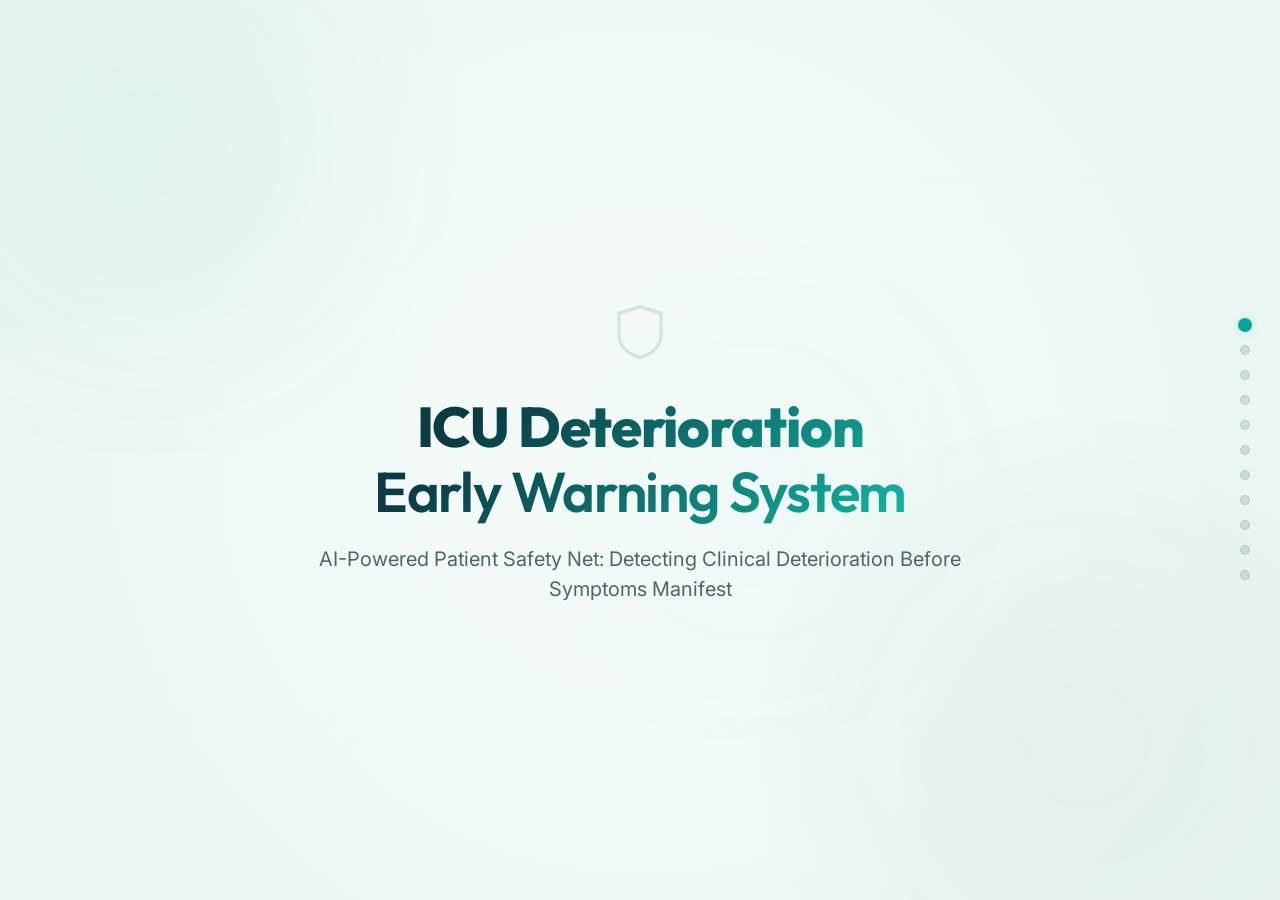
<file: index.html>
<!DOCTYPE html>
<html lang="en">
<head>
  <meta charset="UTF-8">
  <meta name="viewport" content="width=device-width, initial-scale=1.0">
  <meta name="description" content="Predictive early-warning system for ICU deterioration events, detecting circulatory failure, hyperglycaemia, sepsis, kidney failure, and liver failure before symptoms manifest.">
  <title>ICU Deterioration Warning System</title>
  <link rel="preconnect" href="https://fonts.googleapis.com">
  <link rel="preconnect" href="https://fonts.gstatic.com" crossorigin>
  <link href="https://fonts.googleapis.com/css2?family=Inter:wght@300;400;500;600;700&family=Outfit:wght@400;500;600;700;800&display=swap" rel="stylesheet">
  <link rel="stylesheet" href="style.css">
</head>
<body>

  <!-- Live Background Blobs -->
  <div class="live-bg-container">
    <div class="bg-blob blob-1"></div>
    <div class="bg-blob blob-2"></div>
    <div class="bg-blob blob-3"></div>
  </div>
  <div class="bg-grid-overlay"></div>
  <canvas id="ekgCanvas"></canvas>

  <!-- Side Dot Progress Indicators (11 Slides) -->
  <div class="scroll-spy" role="navigation" aria-label="Slide navigation">
    <div class="scroll-dot active" data-slide="1" title="Clinical Vision" role="button" aria-label="Slide 1: Vision"></div>
    <div class="scroll-dot" data-slide="2" title="The Challenge" role="button" aria-label="Slide 2: The Challenge"></div>
    <div class="scroll-dot" data-slide="3" title="Our System" role="button" aria-label="Slide 3: Our System"></div>
    <div class="scroll-dot" data-slide="4" title="Clinical Dashboard" role="button" aria-label="Slide 4: Live Dashboard"></div>
    <div class="scroll-dot" data-slide="5" title="Validation" role="button" aria-label="Slide 5: Validation"></div>
    <div class="scroll-dot" data-slide="6" title="Patient Value" role="button" aria-label="Slide 6: Patient Value"></div>
    <div class="scroll-dot" data-slide="7" title="Hospital Value" role="button" aria-label="Slide 7: Hospital Value"></div>
    <div class="scroll-dot" data-slide="8" title="Public Savings" role="button" aria-label="Slide 8: Public Savings"></div>
    <div class="scroll-dot" data-slide="9" title="Private Value" role="button" aria-label="Slide 9: Private Value"></div>
    <div class="scroll-dot" data-slide="10" title="TRL Timeline" role="button" aria-label="Slide 10: TRL Timeline"></div>
    <div class="scroll-dot" data-slide="11" title="Next Steps" role="button" aria-label="Slide 11: Next Steps"></div>
  </div>

  <!-- Scroll snap container -->
  <div class="scroll-container">

    <!-- SLIDE 1: TITLE -->
    <section class="slide-section" id="slide-1">
      <div class="slide-wrapper">
        <div class="title-container">
          <div class="glow-logo">
            <svg class="logo-svg" viewBox="0 0 100 100" xmlns="http://www.w3.org/2000/svg">
              <path d="M50,15 L80,25 L80,55 C80,72 67,83 50,88 C33,83 20,72 20,55 L20,25 Z" stroke="var(--color-border)" stroke-width="5" />
              <path d="M25,50 L40,50 L46,35 L52,70 L58,45 L62,55 L66,50 L75,50" />
            </svg>
          </div>
          <h1>ICU Deterioration<br><span class="highlight-mint">Early Warning System</span></h1>
          <p class="subtitle">AI-Powered Patient Safety Net: Detecting Clinical Deterioration Before Symptoms Manifest</p>
        </div>
      </div>
    </section>

    <!-- SLIDE 2: THE CHALLENGE -->
    <section class="slide-section" id="slide-2">
      <div class="slide-wrapper">
        <span class="slide-label">The Clinical Problem</span>
        <h2>The ICU Deterioration Challenge</h2>
        <div class="grid-2">
          <div>
            <p class="lead-text">
              Current diagnosis is <span class="highlight-alert font-bold">reactive rather than preventive</span>. Sepsis and organ failure are typically identified only after clinical symptoms have fully manifested.
            </p>
            <p class="body-text">
              In intensive care units, sepsis and sudden organ failure develop rapidly. Delayed identification compounds resource strain, prolongs hospital stays, increases patient mortality, and places immense pressure on clinical staff and public healthcare finances.
            </p>
          </div>
          <div class="card-vertical-stack">
            <div class="glass-card">
              <div class="stat-large highlight-alert" style="margin-bottom: 5px;">30%</div>
              <h3 style="margin-bottom: 4px;">Sepsis Incidence</h3>
              <p class="card-desc">Average proportion of all ICU patients who develop sepsis during admission.</p>
            </div>
            <div class="glass-card">
              <div class="stat-large highlight-mint" style="margin-bottom: 5px;">15-37%</div>
              <h3 style="margin-bottom: 4px;">New Organ Failure</h3>
              <p class="card-desc">Patients developing new organ failure during their ICU admission.</p>
            </div>
          </div>
        </div>
      </div>
    </section>

    <!-- SLIDE 3: WHAT WE BUILT -->
    <section class="slide-section" id="slide-3">
      <div class="slide-wrapper">
        <span class="slide-label">Our Solution</span>
        <h2>Standardised Predictive Panel</h2>
        <div class="grid-2">
          <div>
            <p class="lead-text">
              We built an early warning system monitoring a panel of <span class="highlight-mint">42 physiological variables</span> drawn from routine, non-invasive ICU telemetry.
            </p>
            <p class="body-text">
              By continuously evaluating real-time clinical markers, our algorithm outputs predictive risk alerts across five distinct endpoints. This lead time gives medical teams a critical window to intervene before active organ failure clinically manifests.
            </p>
          </div>
          <div class="glass-card flex-column align-stretch">
            <h3 style="margin-bottom: 15px; text-transform: uppercase; font-size: 0.85rem; letter-spacing: 0.05em; color: var(--color-mint);">5 Endpoint Early Warning Windows</h3>
            <div class="endpoint-item">
              <span class="endpoint-name">Circulatory Failure</span>
              <span class="endpoint-time highlight-mint">8 Hours Lead Time</span>
            </div>
            <div class="endpoint-item">
              <span class="endpoint-name">Sepsis Onset</span>
              <span class="endpoint-time highlight-mint">8 Hours Lead Time</span>
            </div>
            <div class="endpoint-item">
              <span class="endpoint-name">Hyperglycaemia</span>
              <span class="endpoint-time highlight-mint">8 Hours Lead Time</span>
            </div>
            <div class="endpoint-item">
              <span class="endpoint-name">Kidney Failure</span>
              <span class="endpoint-time highlight-mint">48 Hours Lead Time</span>
            </div>
            <div class="endpoint-item" style="border-bottom: none;">
              <span class="endpoint-name">Liver Failure</span>
              <span class="endpoint-time highlight-mint">48 Hours Lead Time</span>
            </div>
          </div>
        </div>
      </div>
    </section>

    <!-- SLIDE 4: CLINICAL DASHBOARD -->
    <section class="slide-section" id="slide-4">
      <div class="slide-wrapper" style="max-width: 95%; height: 85vh; display: flex; flex-direction: column;">
        <div style="display: flex; justify-content: space-between; align-items: flex-end; margin-bottom: 15px; border-bottom: 1px solid var(--color-border); padding-bottom: 10px;">
          <div>
            <span class="slide-label">Clinical Workflow</span>
            <h2 style="margin-bottom: 4px; background: transparent; padding-bottom: 0;">Interactive Prototype</h2>
            <h3 style="font-size: 1.6rem; color: var(--color-teal-dark); margin-bottom: 0; font-weight: 600; font-family: var(--font-title);">Live Clinical Dashboard</h3>
          </div>
          <p class="body-text" style="max-width: 600px; font-size: 0.85rem; line-height: 1.4; text-align: right; margin-bottom: 3px;">
            Simulates live ICU telemetry streams. When a sub-clinical pattern is detected, risk scores rise, alerting the nurse to verify the patient's state and order preventative care.
          </p>
        </div>
        <div class="iframe-container" style="flex: 1; width: 100%;">
          <iframe src="Interactive-Prototype-HTML.html" style="width: 100%; height: 100%; border: 1px solid var(--color-border); border-radius: 12px; background: #031012; box-shadow: 0 8px 24px rgba(11, 76, 84, 0.05);" title="Live Clinical Dashboard Prototype"></iframe>
        </div>
      </div>
    </section>

    <!-- SLIDE 5: PERFORMANCE & VALIDATION -->
    <section class="slide-section" id="slide-5">
      <div class="slide-wrapper">
        <span class="slide-label">Clinical Integrity</span>
        <h2>Model Performance & Validation</h2>
        <p class="body-text" style="max-width: 800px; margin-bottom: 25px;">
          To ensure real-world generalisability, the model was trained on 210,013 patients and evaluated on an independent external cohort of 29,579 patients across hospitals in geographically distinct settings.
        </p>
        
        <div class="auroc-container">
          <div class="cohort-buttons">
            <button class="cohort-btn active" data-cohort="internal">
              <div class="cohort-badge">Baseline</div>
              <div class="cohort-title">Internal Cohort</div>
            </button>
            <button class="cohort-btn" data-cohort="nwicu">
              <div class="cohort-badge">External Validation</div>
              <div class="cohort-title">Northwest ICU (USA)</div>
            </button>
            <button class="cohort-btn" data-cohort="zigong">
              <div class="cohort-badge">External Validation</div>
              <div class="cohort-title">Zigong Hospital (China)</div>
            </button>
            <button class="cohort-btn" data-cohort="pediatric">
              <div class="cohort-badge alert">Special Validation</div>
              <div class="cohort-title">Pediatric Cohort</div>
            </button>
          </div>

          <div class="glass-card roc-graph-card">
            <div class="roc-card-header">
              <span class="roc-label">ROC Curve Preview</span>
              <div class="roc-stat">
                <span class="roc-stat-label">AUROC:</span>
                <span id="displayAuroc" class="roc-stat-val highlight-mint">0.932</span>
              </div>
            </div>
            
            <!-- ROC curve drawing -->
            <svg viewBox="0 0 200 200" class="roc-svg">
              <rect x="10" y="10" width="180" height="180" class="roc-grid-rect" />
              <line x1="10" y1="100" x2="190" y2="100" class="roc-grid-line" />
              <line x1="100" y1="10" x2="100" y2="190" class="roc-grid-line" />
              <line x1="10" y1="190" x2="190" y2="10" class="roc-random-line" />
              <path id="rocCurve" class="roc-path" d="M 10 190 Q 20 20 190 10" />
            </svg>
            
            <p id="displayCohortDesc" class="roc-desc">
              <strong>Internal Cohort (210,013 patients):</strong> Robust training baseline across MIMIC-III, MIMIC-IV, and eICU. Sepsis AUROC reached 0.845; Liver Failure reached 0.982.
            </p>
          </div>
        </div>

        <div class="pediatric-box">
          <strong>Pediatric Cohort Transparency:</strong> Performance was more modest in the pediatric cohort (AUROC 0.798). Dedicated calibration is required before pediatric clinical application is considered.
        </div>
      </div>
    </section>

    <!-- NEW SLIDE 6: WHY THIS MATTERS FOR PATIENTS (CLINICAL BENEFITS) -->
    <section class="slide-section" id="slide-6">
      <div class="slide-wrapper">
        <span class="slide-label">Clinical Benefits</span>
        <h2>Why This Matters for Patients</h2>
        <div class="patient-outcome-grid">
          <div>
            <h3 style="color: var(--color-mint); font-size: 1.15rem; margin-bottom: 12px;">Reference: The TREWS Study (Nature Medicine, 2022)</h3>
            <p class="lead-text">
              Early warning creates a critical head start, allowing clinicians to administer antibiotics and fluids before clinical organ failure manifests.
            </p>
            <p class="body-text" style="margin-bottom: 20px;">
              A landmark prospective study evaluating the Targeted Real-time Early Warning System (TREWS) monitored over 590,000 patient encounters across 5 hospital sites, establishing clear evidence of early AI utility:
            </p>
            <div class="card-vertical-stack">
              <div class="glass-card flex-row gap-20" style="padding: 16px 20px;">
                <div class="stat-large highlight-mint" style="font-size: 2.2rem; min-width: 110px; flex-shrink: 0;">18.7%</div>
                <div>
                  <h4 style="font-size: 0.95rem; font-weight: 700; color: var(--color-teal-dark);">Relative Mortality Reduction</h4>
                  <p class="card-desc" style="margin-top: 1px;">Significant drop in in-hospital mortality when alerts are acted on within 3 hours.</p>
                </div>
              </div>
              <div class="glass-card flex-row gap-20" style="padding: 16px 20px;">
                <div class="stat-large highlight-mint" style="font-size: 2.2rem; min-width: 110px; flex-shrink: 0;">3.3%</div>
                <div>
                  <h4 style="font-size: 0.95rem; font-weight: 700; color: var(--color-teal-dark);">Absolute Mortality Reduction</h4>
                  <p class="card-desc" style="margin-top: 1px;">Direct lives saved across the entire clinical cohort.</p>
                </div>
              </div>
            </div>
          </div>
          <div class="sofa-chart-container">
            <h3 style="text-align: center; font-size: 1rem; text-transform: uppercase; letter-spacing: 0.05em; color: var(--color-teal-dark); margin-bottom: 10px;">Progression of Organ Failure</h3>
            <p class="card-desc" style="text-align: center; margin-bottom: 15px;">Measured by SOFA (Sequential Organ Failure Assessment) score improvement after alert onset.</p>
            
            <div class="sofa-chart-bar-group">
              <div class="sofa-bar-row">
                <div class="sofa-label-group">
                  <span>Control Group (Late Detection)</span>
                  <span class="highlight-mint">0.4 Point Reduction</span>
                </div>
                <div class="sofa-bar-track">
                  <div class="sofa-bar-fill control" style="width: 50%;"></div>
                </div>
              </div>
              <div class="sofa-bar-row">
                <div class="sofa-label-group">
                  <span>TREWS Group (Early AI Alert)</span>
                  <span class="highlight-mint">0.8 Point Reduction (2x Efficacy)</span>
                </div>
                <div class="sofa-bar-track">
                  <div class="sofa-bar-fill trews" style="width: 100%;"></div>
                </div>
              </div>
            </div>
            
            <p class="body-text" style="font-size: 0.85rem; line-height: 1.4; border-top: 1px solid rgba(11, 76, 84, 0.08); padding-top: 12px; margin-top: 5px;">
              <strong>SOFA Score Benefit:</strong> Giving clinicians a 6-hour predictive warning allows them to double the clinical reduction in organ dysfunction, protecting patient organ integrity and accelerating healing.
            </p>
          </div>
        </div>
      </div>
    </section>

    <!-- NEW SLIDE 7: WHY THIS MATTERS FOR HOSPITALS (OPERATIONAL BENEFITS) -->
    <section class="slide-section" id="slide-7">
      <div class="slide-wrapper">
        <span class="slide-label">Hospital Utility</span>
        <h2>Why This Matters for Hospitals</h2>
        <div class="grid-2">
          <div>
            <p class="lead-text">
              Easing clinician burden in high-stress intensive care environments.
            </p>
            <p class="body-text" style="margin-bottom: 18px;">
              Hospital environments face acute systemic issues: staffing shortages, nurse burnout, high patient-to-practitioner ratios, and unexpected emergency bed overflows (as seen during COVID-19 surges). 
            </p>
            <p class="body-text">
              Our continuous predictive warning system helps alleviate these pressures by replacing simple, noisy threshold alarms with a single, highly specific dashboard that triggers only when intervention is clinically necessary.
            </p>
          </div>
          <div class="card-vertical-stack">
            <div class="glass-card" style="padding: 16px 20px;">
              <h3 style="color: var(--color-mint); font-size: 1.05rem; margin-bottom: 4px;">Increase Nurse Capacity</h3>
              <p class="body-text" style="font-size: 0.85rem; line-height: 1.4;">
                Eliminates simple telemetry alarm fatigue. Staff are directed only to patients showing true, sub-clinical deterioration signs, streamlining shift tasks.
              </p>
            </div>
            <div class="glass-card" style="padding: 16px 20px;">
              <h3 style="color: var(--color-mint); font-size: 1.05rem; margin-bottom: 4px;">Prevents Bed Backlog</h3>
              <p class="body-text" style="font-size: 0.85rem; line-height: 1.4;">
                Reducing clinical ICU length of stay by 10% frees up critical beds. This eases emergency department wait lists and optimizes patient throughput.
              </p>
            </div>
            <div class="glass-card" style="padding: 16px 20px;">
              <h3 style="color: var(--color-mint); font-size: 1.05rem; margin-bottom: 4px;">Mitigates Bed Overflow Crisis</h3>
              <p class="body-text" style="font-size: 0.85rem; line-height: 1.4;">
                During surges or pandemics, continuous monitoring provides an objective safety net, allowing nurses to safely monitor more patients without losing care quality.
              </p>
            </div>
          </div>
        </div>
      </div>
    </section>

    <!-- SLIDE 8: PUBLIC HEALTH VALUE (GOVERNMENT SAVINGS) -->
    <section class="slide-section" id="slide-8">
      <div class="slide-wrapper">
        <span class="slide-label">Fiscal Impact Model</span>
        <h2>Public Healthcare Savings (National Level)</h2>
        <p class="body-text" style="max-width: 800px; margin-bottom: 25px;">
          Adjust the slider at the bottom to see how different clinical efficacy rates impact daily and annual national savings. Click any card to reveal the calculations and baseline math.
        </p>

        <!-- 3 Cards Layout -->
        <div class="cards-grid">
          
          <!-- Card 1: Optimization -->
          <div class="flip-card" id="card-opt">
            <div class="flip-card-inner">
              <div class="flip-card-front glass-card-interactive">
                <div class="card-icon">
                  <svg viewBox="0 0 24 24" fill="none" stroke="currentColor" stroke-width="2">
                    <path d="M22 12h-4l-3 9L9 3l-3 9H2" />
                  </svg>
                </div>
                <h3>Optimization Savings</h3>
                <p class="card-desc">Shortening intensive care stays by 10% for patients who still deteriorate but recover faster due to early alerts.</p>
                <div class="card-math-preview">
                  <span class="card-savings-val highlight-mint" id="optDailyVal">RM 35,700</span>
                  <span class="card-savings-label">per day</span>
                </div>
                <div class="card-click-prompt">Click to reveal details</div>
              </div>
              <div class="flip-card-back glass-card-interactive">
                <h3>Optimization Math</h3>
                <div class="math-body">
                  <div class="math-line">
                    <span class="math-label">Active Beds:</span>
                    <span class="math-val" id="optMathBeds">142.8 Beds</span>
                  </div>
                  <div class="math-line">
                    <span class="math-label">Daily Cost Saved:</span>
                    <span class="math-val">RM 250 / bed-day</span>
                  </div>
                  <div class="math-totals" style="margin-top: 15px;">
                    <div><strong>Daily:</strong> <span class="highlight-mint" id="optMathDaily">RM 35,700</span></div>
                    <div><strong>Annual:</strong> <span class="highlight-mint" id="optMathAnnual">RM 13.03M</span></div>
                  </div>
                </div>
                <div class="card-click-prompt">Click to return</div>
              </div>
            </div>
          </div>

          <!-- Card 2: Prevention -->
          <div class="flip-card" id="card-prev">
            <div class="flip-card-inner">
              <div class="flip-card-front glass-card-interactive">
                <div class="card-icon">
                  <svg viewBox="0 0 24 24" fill="none" stroke="currentColor" stroke-width="2">
                    <path d="M12 22s8-4 8-10V5l-8-3-8 3v7c0 6 8 10 8 10z" />
                  </svg>
                </div>
                <h3>Prevention Savings</h3>
                <p class="card-desc">Aborting clinical deterioration entirely (stopping sepsis, organ failure) via immediate, early-stage intervention.</p>
                <div class="card-math-preview">
                  <span class="card-savings-val highlight-mint" id="prevDailyVal">RM 238,000</span>
                  <span class="card-savings-label">per day</span>
                </div>
                <div class="card-click-prompt">Click to reveal details</div>
              </div>
              <div class="flip-card-back glass-card-interactive">
                <h3>Prevention Math</h3>
                <div class="math-body">
                  <div class="math-line">
                    <span class="math-label">Active Beds:</span>
                    <span class="math-val" id="prevMathBeds">95.2 Beds</span>
                  </div>
                  <div class="math-line">
                    <span class="math-label">Daily Cost Saved:</span>
                    <span class="math-val">RM 2,500 / bed-day</span>
                  </div>
                  <div class="math-totals" style="margin-top: 15px;">
                    <div><strong>Daily:</strong> <span class="highlight-mint" id="prevMathDaily">RM 238,000</span></div>
                    <div><strong>Annual:</strong> <span class="highlight-mint" id="prevMathAnnual">RM 86.87M</span></div>
                  </div>
                </div>
                <div class="card-click-prompt">Click to return</div>
              </div>
            </div>
          </div>

          <!-- Card 3: Combined -->
          <div class="flip-card" id="card-combined">
            <div class="flip-card-inner">
              <div class="flip-card-front glass-card-interactive border-glowing">
                <div class="card-icon">
                  <svg viewBox="0 0 24 24" fill="none" stroke="currentColor" stroke-width="2">
                    <line x1="12" y1="1" x2="12" y2="23" />
                    <path d="M17 5H9.5a3.5 3.5 0 0 0 0 7h5a3.5 3.5 0 0 1 0 7H6" />
                  </svg>
                </div>
                <h3>Total Combined Savings</h3>
                <p class="card-desc" style="margin-bottom: 2px;">The macro-fiscal impact of integrating our early warning system across the national public healthcare network.</p>
                <div class="card-math-preview" style="margin-top: 2px;">
                  <span class="card-savings-val highlight-mint" style="font-size: 1.35rem;" id="combinedAnnualVal">RM 99.90 Million / yr</span>
                  <span class="card-savings-val highlight-mint" style="font-size: 1.05rem; font-weight: 600; opacity: 0.85; margin-top: 2px;" id="combinedDailyVal">RM 273,700 / day</span>
                </div>
                <div class="card-click-prompt">Click to reveal totals</div>
              </div>
              <div class="flip-card-back glass-card-interactive border-glowing">
                <h3>Combined Summary</h3>
                <div class="math-body">
                  <div class="math-line">
                    <span class="math-label">National ICU Beds:</span>
                    <span class="math-val">800 Beds</span>
                  </div>
                  <div class="math-line">
                    <span class="math-label">Occupancy (85%):</span>
                    <span class="math-val">680 Active Beds</span>
                  </div>
                  <div class="math-line">
                    <span class="math-label">Deterioration Rate:</span>
                    <span class="math-val">35% (238 patients/day)</span>
                  </div>
                  <div class="math-totals" style="margin-top: 15px; border-top: 1px solid rgba(19, 181, 164, 0.2); padding-top: 10px;">
                    <div><strong>Total Daily:</strong> <span class="highlight-mint" id="combinedMathDaily">RM 273,700</span></div>
                    <div><strong>Total Annual:</strong> <span class="highlight-mint" id="combinedMathAnnual">RM 99.90M</span></div>
                  </div>
                </div>
                <div class="card-click-prompt">Click to return</div>
              </div>
            </div>
          </div>

        </div>

        <!-- Interactive Efficacy Slider -->
        <div class="slider-container">
          <div class="slider-labels">
            <span class="slider-label-left"><strong id="sliderOptLabel">60%</strong> Optimization</span>
            <span class="slider-title">EFFICACY SPLIT SLIDER</span>
            <span class="slider-label-right"><strong id="sliderPrevLabel">40%</strong> Prevention</span>
          </div>
          <input type="range" min="0" max="100" value="40" class="efficacy-slider" id="efficacySlider">
          <div class="slider-helper">Drag the slider to adjust the clinical prevention rate dynamically</div>
        </div>

      </div>
    </section>

    <!-- SLIDE 9: PRIVATE HEALTHCARE VALUE -->
    <section class="slide-section" id="slide-9">
      <div class="slide-wrapper">
        <span class="slide-label">Commercial Model & Brand</span>
        <h2>Private Healthcare Efficacy & Value</h2>
        <div class="grid-2">
          <div class="glass-card flex-column gap-20">
            <h3>SaaS Commercialization Model</h3>
            <div class="commercial-stat-box">
              <div class="comm-item">
                <span class="comm-title">Daily Monitoring Charge</span>
                <span class="comm-val highlight-mint" id="commDailyVal">RM 99 / day</span>
                <p class="comm-desc">Charged as a premium "Continuous Predictive Monitoring" fee added to patient room & board (less than 10% of standard private ICU room rates).</p>
              </div>
              <div class="comm-item" style="border-bottom: none; padding-bottom: 0;">
                <span class="comm-title">Hospital Annual Revenue</span>
                <span class="comm-val highlight-mint" id="commAnnualVal">RM 433,620 / year</span>
                <p class="comm-desc">Generated by a typical 15-bed private ICU operating at 80% occupancy, presenting a high-margin, recurring digital revenue split.</p>
              </div>
              <div style="margin-top: 15px; border-top: 1px solid rgba(11, 76, 84, 0.08); padding-top: 12px; width: 100%;">
                <div style="display: flex; justify-content: space-between; font-size: 0.75rem; margin-bottom: 5px; font-weight: 600; color: var(--color-text-muted);">
                  <span>CHARGE RANGE</span>
                  <span>RM 0 - RM 2,000</span>
                </div>
                <input type="range" min="0" max="2000" value="99" class="efficacy-slider" id="commChargeSlider" style="margin: 5px 0; width: 100%;">
                <div style="font-size: 0.7rem; color: var(--color-text-muted); text-align: center; margin-top: 2px;">Drag to adjust the patient monitoring fee dynamically</div>
              </div>
            </div>
          </div>
          <div class="flex-column gap-20">
            <div class="glass-card">
              <h3 style="color: var(--color-mint); margin-bottom: 8px;">Smart Hospital Leadership</h3>
              <p class="body-text" style="font-size: 0.9rem; line-height: 1.5;">
                Establishes the facility as an AI-driven leader in clinical safety. Reduces unexpected clinical codes (cardiac arrests) and mortality in critical care, building strong patient trust.
              </p>
            </div>
            <div class="glass-card">
              <h3 style="color: var(--color-mint); margin-bottom: 8px;">Insurer Preference</h3>
              <p class="body-text" style="font-size: 0.9rem; line-height: 1.5;">
                Private health insurers prefer hospitals with shorter average ICU lengths of stay and lower complication profiles. Early warnings allow private hospitals to negotiate premium preferred-provider panel terms.
              </p>
            </div>
            <div class="glass-card">
              <h3 style="color: var(--color-mint); margin-bottom: 8px;">Medico-Legal Protection</h3>
              <p class="body-text" style="font-size: 0.9rem; line-height: 1.5;">
                Delayed detection of clinical deterioration and organ failure is a major source of critical care malpractice litigation. Continuous early warning alerts provide an objective clinical safety net, mitigating risk and insurance premiums.
              </p>
            </div>
          </div>
        </div>
      </div>
    </section>

    <!-- SLIDE 10: TRL TIMELINE -->
    <section class="slide-section" id="slide-10">
      <div class="slide-wrapper">
        <span class="slide-label">Execution Roadmap</span>
        <h2>Technology Readiness Level (TRL) Timeline</h2>
        
        <div class="trl-timeline-container">
          
          <div class="timeline-item">
            <div class="timeline-dot completed"></div>
            <div class="timeline-content">
              <span class="trl-tag completed">TRL 4</span>
              <h3>Retrospective Validation</h3>
              <span class="timeline-date">COMPLETED (2025 - H1 2026)</span>
              <p>Completed offline algorithm training and retrospective validation across MIMIC-III, MIMIC-IV, Northwest ICU, and Zigong Hospital cohorts (over 260k patients).</p>
            </div>
          </div>

          <div class="timeline-item">
            <div class="timeline-dot active"></div>
            <div class="timeline-content">
              <span class="trl-tag active">TRL 5</span>
              <h3>Silent Validation (Current Phase)</h3>
              <span class="timeline-date">IN PROGRESS (H2 2026)</span>
              <p>Collecting local timeseries data from ICU settings in partnered public and private hospitals, to validate the software on local patient data.</p>
            </div>
          </div>

          <div class="timeline-item">
            <div class="timeline-dot"></div>
            <div class="timeline-content">
              <span class="trl-tag">TRL 6 - 7</span>
              <h3>Operational Bedside Pilot</h3>
              <span class="timeline-date">UPCOMING (Q4 2026 - Q1 2027)</span>
              <p>Silent piloting trials in active clinical settings across our partnered public and private hospitals, measuring real-time alarm precision, eliminating alert fatigue, integrating alerts directly into nurse workflows.</p>
            </div>
          </div>

          <div class="timeline-item">
            <div class="timeline-dot"></div>
            <div class="timeline-content">
              <span class="trl-tag">TRL 8</span>
              <h3>Clinical Trials & Certification</h3>
              <span class="timeline-date">PLANNED (H1 2027)</span>
              <p>Conducting prospective clinical trials in Malaysia and submitting dossier for Medical Device Authority (MDA) approval and CE-Mark certification.</p>
            </div>
          </div>

          <div class="timeline-item" style="border-left: none; padding-bottom: 0;">
            <div class="timeline-dot"></div>
            <div class="timeline-content">
              <span class="trl-tag">TRL 9</span>
              <h3>Commercial Rollout</h3>
              <span class="timeline-date">TARGET (H2 2027+)</span>
              <p>Full active operational integration across public (MOH) and private hospital ICU telemetry systems, offering a nationwide clinical safety net.</p>
            </div>
          </div>

        </div>
      </div>
    </section>

    <!-- SLIDE 11: OUR PARTNERSHIP ASK & NEXT STEPS -->
    <section class="slide-section" id="slide-11">
      <div class="slide-wrapper">
        <div class="ask-container">
          <span class="slide-label">Collaboration</span>
          <h2>Next Steps & Partnership Ask</h2>
          <p class="body-text" style="max-width: 700px; margin: 15px auto 35px auto;">
            We are moving our early warning system from successful verification to bedside operational clinical pilots. We are seeking partners in the following key areas:
          </p>
          <div class="grid-3">
            <div class="glass-card ask-card featured">
              <div class="ask-icon">
                <svg viewBox="0 0 24 24" fill="none" stroke="currentColor" stroke-width="2">
                  <path d="M12 22s8-4 8-10V5l-8-3-8 3v7c0 6 8 10 8 10z" />
                </svg>
              </div>
              <h3>Clinical Pilots</h3>
              <p class="body-text" style="font-size: 0.85rem; line-height: 1.5; margin-top: 10px;">
                Seeking major public and private hospitals in Malaysia to host our <strong style="color: #a8822a;">TRL 6 - 7 silent bedside pilots</strong> in Q4 2026.
              </p>
            </div>
            <div class="glass-card ask-card">
              <div class="ask-icon">
                <svg viewBox="0 0 24 24" fill="none" stroke="currentColor" stroke-width="2">
                  <rect x="2" y="2" width="20" height="8" rx="2" ry="2" />
                  <rect x="2" y="14" width="20" height="8" rx="2" ry="2" />
                  <line x1="6" y1="6" x2="6.01" y2="6" />
                  <line x1="6" y1="18" x2="6.01" y2="18" />
                </svg>
              </div>
              <h3>System Integration</h3>
              <p class="body-text" style="font-size: 0.85rem; line-height: 1.5; margin-top: 10px;">
                Partnering with Electronic Health Record (EHR) vendors and telemetry software suppliers to develop clean API standard interfaces.
              </p>
            </div>
            <div class="glass-card ask-card">
              <div class="ask-icon">
                <svg viewBox="0 0 24 24" fill="none" stroke="currentColor" stroke-width="2">
                  <line x1="12" y1="1" x2="12" y2="23" />
                  <path d="M17 5H9.5a3.5 3.5 0 0 0 0 7h5a3.5 3.5 0 0 1 0 7H6" />
                </svg>
              </div>
              <h3>Clinical Trial Funding</h3>
              <p class="body-text" style="font-size: 0.85rem; line-height: 1.5; margin-top: 10px;">
                Securing seed grants, clinical research funding, and strategic co-investments to scale our prospective TRL 8 clinical trials.
              </p>
            </div>
          </div>
          
          <div class="contact-box" style="margin-top: 40px; border-color: rgba(0, 167, 157, 0.25); box-shadow: 0 4px 20px rgba(0, 167, 157, 0.05); padding: 25px 40px;">
            <p style="font-size: 1.8rem; font-weight: 800; color: var(--color-mint); font-family: var(--font-title); letter-spacing: -0.01em; margin-bottom: 0;">Join us in building the digital safety net for intensive care</p>
          </div>
        </div>
      </div>
    </section>

  </div>

  <script src="app.js"></script>
</body>
</html>
</file>
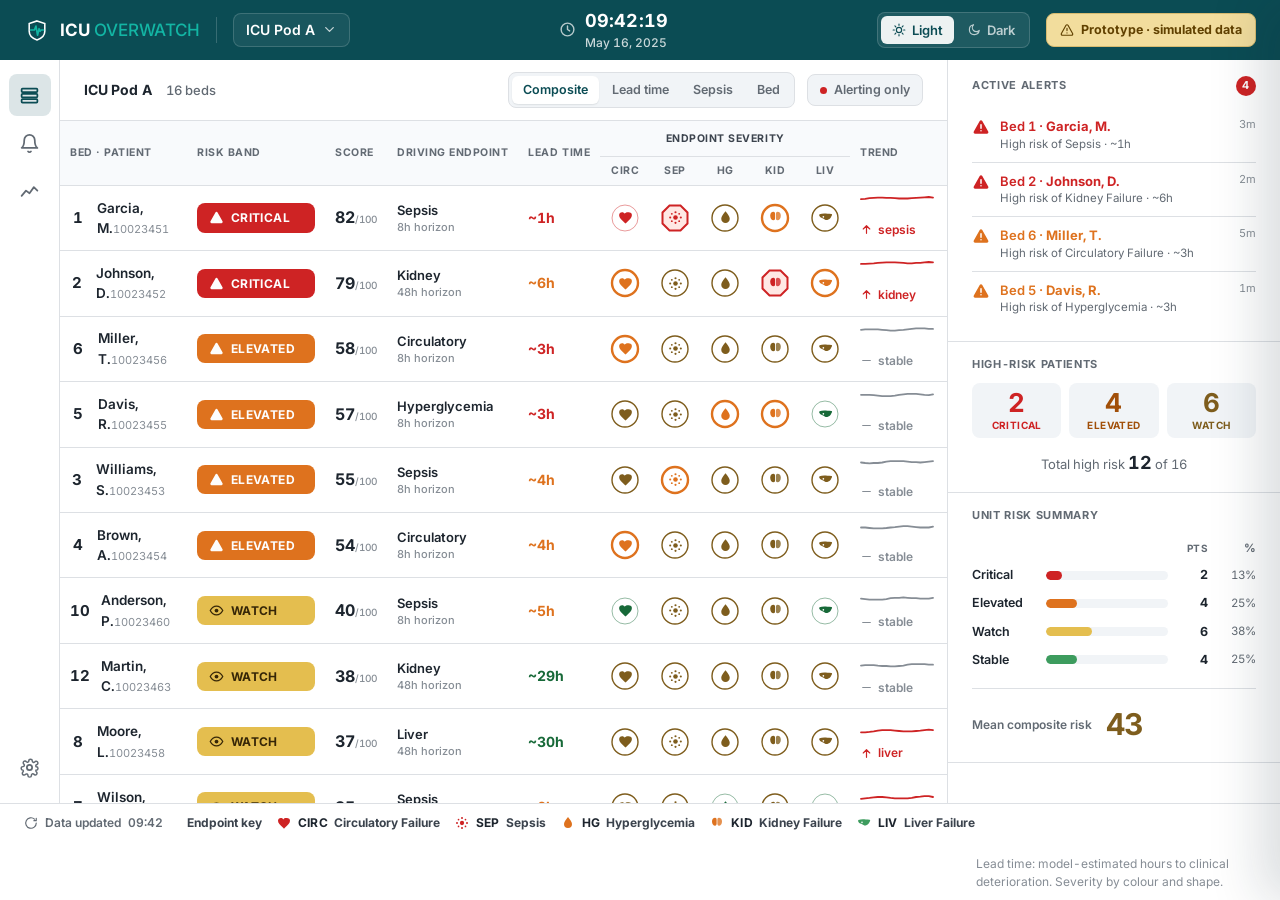
<file: Interactive-Prototype-HTML.html>
<!DOCTYPE html>
<html lang="en" data-theme="light">
<head>
<meta charset="UTF-8">
<meta name="viewport" content="width=device-width, initial-scale=1.0">
<title>ICU OVERWATCH · ICU Pod A — silent-validation prototype</title>
<meta name="description" content="Clickable ICU charge-nurse dashboard prototype for usability testing. Simulated data. Not validated for clinical action.">
<style>
@font-face{font-family:'Inter';font-style:normal;font-weight:400;font-display:swap;src:url([data-uri]) format('woff2');unicode-range:U+0000-00FF, U+0131, U+0152-0153, U+02BB-02BC, U+02C6, U+02DA, U+02DC, U+0304, U+0308, U+0329, U+2000-206F, U+20AC, U+2122, U+2191, U+2193, U+2212, U+2215, U+FEFF, U+FFFD;}
@font-face{font-family:'Inter';font-style:normal;font-weight:500;font-display:swap;src:url([data-uri]) format('woff2');unicode-range:U+0000-00FF, U+0131, U+0152-0153, U+02BB-02BC, U+02C6, U+02DA, U+02DC, U+0304, U+0308, U+0329, U+2000-206F, U+20AC, U+2122, U+2191, U+2193, U+2212, U+2215, U+FEFF, U+FFFD;}
@font-face{font-family:'Inter';font-style:normal;font-weight:600;font-display:swap;src:url([data-uri]) format('woff2');unicode-range:U+0000-00FF, U+0131, U+0152-0153, U+02BB-02BC, U+02C6, U+02DA, U+02DC, U+0304, U+0308, U+0329, U+2000-206F, U+20AC, U+2122, U+2191, U+2193, U+2212, U+2215, U+FEFF, U+FFFD;}
@font-face{font-family:'Inter';font-style:normal;font-weight:700;font-display:swap;src:url([data-uri]) format('woff2');unicode-range:U+0000-00FF, U+0131, U+0152-0153, U+02BB-02BC, U+02C6, U+02DA, U+02DC, U+0304, U+0308, U+0329, U+2000-206F, U+20AC, U+2122, U+2191, U+2193, U+2212, U+2215, U+FEFF, U+FFFD;}

/* ============================================================
   Design tokens — OKLCH. Light is default (bright ICU); dark for night shift.
   The mood lives in the navy chrome + the semantic risk ramp, not the canvas.
   ============================================================ */
:root{
  --font-sans:'Inter',system-ui,-apple-system,'Segoe UI',Roboto,sans-serif;

  /* navy chrome / brand */
  --brand:#0b4c54;
  --brand-press:#08383e;
  --brand-ink:#ffffff;

  /* neutral surfaces (light) */
  --bg:oklch(0.972 0.004 248);
  --surface:oklch(1 0 0);
  --surface-2:oklch(0.984 0.004 248);
  --surface-3:oklch(0.965 0.005 248);
  --border:oklch(0.905 0.006 250);
  --border-strong:oklch(0.84 0.008 250);
  --ink:oklch(0.26 0.02 252);
  --ink-soft:oklch(0.38 0.02 252);
  --muted:oklch(0.52 0.018 252);
  --faint:oklch(0.64 0.014 252);

  /* risk ramp (light) */
  --crit:oklch(0.55 0.205 27);
  --crit-soft:oklch(0.955 0.035 27);
  --crit-ink:oklch(0.45 0.18 27);
  --elev:oklch(0.665 0.16 52);
  --elev-soft:oklch(0.96 0.045 70);
  --elev-ink:oklch(0.52 0.13 52);
  --watch:oklch(0.815 0.135 90);
  --watch-soft:oklch(0.965 0.05 92);
  --watch-ink:oklch(0.50 0.09 80);
  --stable:oklch(0.62 0.13 152);
  --stable-soft:oklch(0.955 0.04 152);
  --stable-ink:oklch(0.46 0.11 152);
  --on-fill:oklch(0.995 0 0);          /* white text on crit/elev/stable fills */
  --on-watch:oklch(0.28 0.05 80);      /* dark text on amber watch fill */

  /* accent for links/info */
  --accent:oklch(0.55 0.13 250);

  /* prototype honesty badge */
  --proto:oklch(0.90 0.085 92);
  --proto-ink:oklch(0.40 0.09 80);
  --proto-border:oklch(0.80 0.10 90);

  /* geometry */
  --r-xs:5px; --r-sm:8px; --r-md:11px; --r-lg:15px; --r-pill:999px;
  --sp-1:4px; --sp-2:8px; --sp-3:12px; --sp-4:16px; --sp-5:24px; --sp-6:32px;
  --shadow-1:0 1px 2px oklch(0.3 0.02 252 / 0.06), 0 1px 1px oklch(0.3 0.02 252 / 0.04);
  --shadow-2:0 4px 14px oklch(0.3 0.04 252 / 0.10), 0 1px 3px oklch(0.3 0.04 252 / 0.07);
  --shadow-panel:-18px 0 50px oklch(0.25 0.04 252 / 0.16);

  /* semantic z-scale */
  --z-rail:10; --z-sticky:20; --z-legend:25; --z-scrim:40; --z-panel:50; --z-toast:60; --z-tip:70;

  /* motion */
  --ease:cubic-bezier(0.22,1,0.36,1);   /* ease-out-quint-ish */
  --dur-1:140ms; --dur-2:200ms; --dur-3:320ms;
}
[data-theme="dark"]{
  --brand:#08383e;
  --brand-press:#062529;
  --brand-ink:#ffffff;

  --bg:oklch(0.165 0.012 256);
  --surface:oklch(0.205 0.014 256);
  --surface-2:oklch(0.235 0.014 256);
  --surface-3:oklch(0.27 0.015 256);
  --border:oklch(0.31 0.013 256);
  --border-strong:oklch(0.40 0.015 256);
  --ink:oklch(0.95 0.006 256);
  --ink-soft:oklch(0.82 0.01 256);
  --muted:oklch(0.70 0.012 256);
  --faint:oklch(0.56 0.012 256);

  --crit:oklch(0.66 0.18 27);
  --crit-soft:oklch(0.32 0.08 27);
  --crit-ink:oklch(0.80 0.13 27);
  --elev:oklch(0.74 0.145 60);
  --elev-soft:oklch(0.33 0.06 60);
  --elev-ink:oklch(0.82 0.11 65);
  --watch:oklch(0.81 0.13 90);
  --watch-soft:oklch(0.34 0.05 88);
  --watch-ink:oklch(0.86 0.11 90);
  --stable:oklch(0.70 0.135 152);
  --stable-soft:oklch(0.30 0.06 152);
  --stable-ink:oklch(0.80 0.12 152);
  --on-fill:oklch(0.16 0.01 256);
  --on-watch:oklch(0.20 0.04 80);

  --accent:oklch(0.74 0.12 250);
  --proto:oklch(0.42 0.08 90);
  --proto-ink:oklch(0.93 0.07 92);
  --proto-border:oklch(0.55 0.09 90);

  --shadow-1:0 1px 2px oklch(0 0 0 / 0.4);
  --shadow-2:0 6px 18px oklch(0 0 0 / 0.45);
  --shadow-panel:-18px 0 60px oklch(0 0 0 / 0.55);
}

*,*::before,*::after{box-sizing:border-box}
html,body{height:100%}
body{
  margin:0;font-family:var(--font-sans);color:var(--ink);background:var(--bg);
  font-size:14px;line-height:1.45;-webkit-font-smoothing:antialiased;
  font-variant-numeric:tabular-nums;
  display:flex;flex-direction:column;min-height:100vh;
}
h1,h2,h3,h4{margin:0;font-weight:600;line-height:1.2}
button{font:inherit;color:inherit;cursor:pointer;background:none;border:none}
:focus-visible{outline:2.5px solid var(--accent);outline-offset:2px;border-radius:4px}
.tnum{font-variant-numeric:tabular-nums}
.sr-only{position:absolute;width:1px;height:1px;padding:0;margin:-1px;overflow:hidden;clip:rect(0 0 0 0);white-space:nowrap;border:0}

/* ============================================================ Top bar ===== */
.topbar{
  display:flex;align-items:center;gap:var(--sp-4);
  padding:0 var(--sp-5);height:60px;flex:0 0 auto;
  background:var(--brand);color:var(--brand-ink);
  position:sticky;top:0;z-index:var(--z-sticky);
}
.brand{display:flex;align-items:center;gap:10px;font-weight:700;font-size:17px;letter-spacing:-0.01em}
.brand svg{width:26px;height:26px;color:oklch(0.78 0.11 235)}
.brand b{font-weight:800}
.brand b span{font-weight:500;opacity:0.85}
.topbar .divider{width:1px;height:26px;background:oklch(1 0 0 / 0.18)}
.pod{
  display:flex;align-items:center;gap:7px;padding:6px 12px;border-radius:var(--r-sm);
  font-weight:600;color:var(--brand-ink);border:1px solid oklch(1 0 0 / 0.16);
  background:oklch(1 0 0 / 0.06);transition:background var(--dur-1) var(--ease);
}
.pod:hover{background:oklch(1 0 0 / 0.13)}
.pod svg{width:15px;height:15px;opacity:0.75}
.clock{display:flex;align-items:center;gap:9px;margin-inline:auto}
.clock svg{width:17px;height:17px;opacity:0.7}
.clock .time{font-size:18px;font-weight:700;letter-spacing:0.01em}
.clock .date{font-size:12px;opacity:0.78;font-weight:500}
.theme-toggle{display:flex;background:oklch(1 0 0 / 0.08);border:1px solid oklch(1 0 0 / 0.16);border-radius:var(--r-sm);padding:3px;gap:2px}
.theme-toggle button{display:flex;align-items:center;gap:6px;padding:5px 11px;border-radius:6px;font-size:13px;font-weight:600;color:oklch(1 0 0 / 0.7)}
.theme-toggle button svg{width:14px;height:14px}
.theme-toggle button[aria-pressed="true"]{background:oklch(1 0 0 / 0.92);color:var(--brand)}
.proto-badge{
  display:flex;align-items:center;gap:7px;padding:7px 13px;border-radius:var(--r-sm);
  background:var(--proto);color:var(--proto-ink);border:1px solid var(--proto-border);
  font-weight:700;font-size:12.5px;white-space:nowrap;
}
.proto-badge svg{width:14px;height:14px}

/* readiness banner (shown only when READINESS_FRAMING on) */
.readiness-banner{
  flex:0 0 auto;display:none;align-items:center;gap:10px;
  padding:9px var(--sp-5);background:var(--crit-soft);color:var(--crit-ink);
  border-bottom:1px solid var(--crit);font-weight:600;font-size:13px;
}
body.readiness .readiness-banner{display:flex}
.readiness-banner svg{width:17px;height:17px;flex:0 0 auto}
.readiness-banner .tag{margin-left:auto;font-weight:500;opacity:0.85;font-size:12px}

/* ============================================================ Shell ======= */
.shell{flex:1 1 auto;display:flex;min-height:0}
.rail{
  flex:0 0 60px;background:var(--surface);border-right:1px solid var(--border);
  display:flex;flex-direction:column;align-items:center;gap:6px;padding:14px 0;z-index:var(--z-rail);
}
.rail button{
  width:42px;height:42px;border-radius:var(--r-sm);display:flex;align-items:center;justify-content:center;
  color:var(--muted);transition:background var(--dur-1) var(--ease),color var(--dur-1) var(--ease);
}
.rail button svg{width:21px;height:21px}
.rail button:hover{background:var(--surface-3);color:var(--ink)}
.rail button.active{background:color-mix(in oklch,var(--brand) 14%,transparent);color:var(--brand)}
[data-theme="dark"] .rail button.active{color:oklch(0.78 0.1 248)}
.rail .spacer{flex:1 1 auto}

.content{flex:1 1 auto;display:grid;grid-template-columns:minmax(0,1fr) 332px;min-width:0;min-height:0;overflow:hidden}
.board-wrap{display:flex;flex-direction:column;min-width:0;min-height:0;border-right:1px solid var(--border)}

/* ---- board toolbar ---- */
.toolbar{
  display:flex;align-items:center;gap:var(--sp-3);padding:12px var(--sp-5);
  background:var(--surface);border-bottom:1px solid var(--border);flex-wrap:wrap;
}
.toolbar h2{font-size:14px;font-weight:700;letter-spacing:-0.01em;margin-right:2px}
.toolbar .count{color:var(--muted);font-weight:500;font-size:13px}
.toolbar .grow{flex:1 1 auto}
.seg{display:flex;background:var(--surface-3);border:1px solid var(--border);border-radius:var(--r-sm);padding:3px;gap:2px}
.seg button{padding:5px 11px;border-radius:6px;font-size:12.5px;font-weight:600;color:var(--muted)}
.seg button:hover{color:var(--ink)}
.seg button[aria-pressed="true"]{background:var(--surface);color:var(--brand);box-shadow:var(--shadow-1)}
[data-theme="dark"] .seg button[aria-pressed="true"]{color:oklch(0.82 0.09 248)}
.chip{
  display:flex;align-items:center;gap:7px;padding:6px 12px;border-radius:var(--r-sm);
  font-size:12.5px;font-weight:600;color:var(--muted);border:1px solid var(--border);background:var(--surface-3);
}
.chip:hover{color:var(--ink);border-color:var(--border-strong)}
.chip svg{width:14px;height:14px}
.chip[aria-pressed="true"]{background:var(--crit-soft);color:var(--crit-ink);border-color:var(--crit)}
.chip .dot{width:7px;height:7px;border-radius:50%;background:var(--crit)}
.chip[aria-pressed="true"] .dot{animation:pulse 1.6s var(--ease) infinite}

/* ---- the board ---- */
.board-scroll{flex:1 1 auto;min-height:0;overflow:auto;-webkit-overflow-scrolling:touch}
table.board{width:100%;border-collapse:separate;border-spacing:0;min-width:880px}
.board thead th{
  position:sticky;top:0;z-index:1;background:var(--surface-2);
  font-size:10.5px;font-weight:700;letter-spacing:0.05em;text-transform:uppercase;
  color:var(--muted);text-align:left;padding:10px 10px;border-bottom:1px solid var(--border);white-space:nowrap;
}
.board thead .grouphd{text-align:center;color:var(--ink-soft);border-bottom:1px solid var(--border)}
.board th.c-ep{text-align:center;width:46px;padding:6px 2px}
.board th.c-sev{text-align:center}
.board tbody td{padding:9px 10px;border-bottom:1px solid var(--border);vertical-align:middle;background:var(--surface)}
.board tbody tr{cursor:pointer;transition:background var(--dur-1) var(--ease)}
.board tbody tr:hover td{background:var(--surface-2)}
.board tbody tr:focus-visible{outline:none}
.board tbody tr:focus-visible td{background:var(--surface-2);box-shadow:inset 0 0 0 2px var(--accent)}
.board tbody tr[data-ack="acknowledged"] td{background:color-mix(in oklch,var(--surface) 88%,var(--accent) 12%)}
.board tbody tr.moved td{animation:moveflash 1.8s var(--ease)}
@keyframes moveflash{0%{background:var(--watch-soft)}100%{background:var(--surface)}}

.bed-cell{display:flex;align-items:center;gap:11px}
.bed-no{font-weight:700;font-size:15px;width:24px;text-align:center;color:var(--ink)}
.bed-meta .nm{font-weight:600;font-size:13.5px;line-height:1.25}
.bed-meta .id{font-size:11px;color:var(--faint);font-variant-numeric:tabular-nums}

/* band pill */
.band{
  display:inline-flex;align-items:center;gap:7px;padding:6px 12px;border-radius:var(--r-sm);
  font-weight:700;font-size:12px;letter-spacing:0.03em;min-width:118px;
}
.band svg{width:15px;height:15px;flex:0 0 auto}
.band.critical{background:var(--crit);color:var(--on-fill)}
.band.elevated{background:var(--elev);color:var(--on-fill)}
.band.watch{background:var(--watch);color:var(--on-watch)}
.band.stable{background:var(--stable);color:var(--on-fill)}

.score{font-weight:700;font-size:16px}
.score .of{font-size:10px;color:var(--faint);font-weight:500}
.driving{font-weight:600;font-size:13px}
.driving .horizon{display:block;font-size:11px;color:var(--faint);font-weight:500}
.lead{font-weight:700;font-size:14px}
.lead.u-now{color:var(--crit)} .lead.u-soon{color:var(--elev)} .lead.u-far{color:var(--stable-ink)}

/* endpoint severity cell */
.epcell{width:46px;text-align:center}
.epglyph{position:relative;width:30px;height:30px;display:inline-flex;align-items:center;justify-content:center}
.epglyph svg.icon{width:17px;height:17px;position:relative;z-index:1}
.epglyph .ring{position:absolute;inset:0}
.sev-stable{color:var(--stable-ink)} .sev-watch{color:var(--watch-ink)}
.sev-elevated{color:var(--elev)} .sev-critical{color:var(--crit)}

.spark{width:74px;height:26px;display:block}
.trend{display:inline-flex;align-items:center;gap:5px;font-size:12px;font-weight:600;white-space:nowrap}
.trend svg{width:13px;height:13px}
.trend.up{color:var(--crit)} .trend.down{color:var(--stable-ink)} .trend.flat{color:var(--faint)}

.fresh{display:inline-flex;align-items:center;gap:5px;font-size:11px;font-weight:600}
.fresh svg{width:13px;height:13px}
.fresh.current{color:var(--stable-ink)} .fresh.stale{color:var(--elev-ink)}
.fresh.suppressed{color:var(--muted)} .fresh.error{color:var(--crit)}

.rowstate{display:inline-flex;align-items:center;gap:6px;font-size:11px;font-weight:700;padding:4px 9px;border-radius:var(--r-pill)}
.rowstate svg{width:12px;height:12px}
.rowstate.alerting{background:var(--crit-soft);color:var(--crit-ink)}
.rowstate.alerting .pip{width:7px;height:7px;border-radius:50%;background:var(--crit);animation:pulse 1.4s var(--ease) infinite}
.rowstate.acknowledged{background:color-mix(in oklch,var(--accent) 16%,transparent);color:var(--accent)}
.rowstate.cooldown{background:var(--surface-3);color:var(--muted)}
.rowstate.clear{color:var(--faint);font-weight:500}
@keyframes pulse{0%,100%{opacity:1}50%{opacity:0.35}}

/* ============================================================ Summary ===== */
.summary{background:var(--surface);min-height:0;overflow:auto;display:flex;flex-direction:column;-webkit-overflow-scrolling:touch}
.scard{padding:var(--sp-4) var(--sp-5);border-bottom:1px solid var(--border)}
.scard h3{
  font-size:11px;font-weight:800;letter-spacing:0.06em;text-transform:uppercase;color:var(--muted);
  display:flex;align-items:center;gap:8px;margin-bottom:var(--sp-3);
}
.scard h3 .num-badge{
  display:inline-flex;align-items:center;justify-content:center;min-width:20px;height:20px;padding:0 6px;
  background:var(--crit);color:var(--on-fill);border-radius:var(--r-pill);font-size:11px;font-weight:700;margin-left:auto;
}
.alert-item{display:flex;gap:10px;padding:9px 0;border-top:1px solid var(--border);cursor:pointer}
.alert-item:first-of-type{border-top:none}
.alert-item:hover .ai-nm{color:var(--accent)}
.alert-item .ai-ic{width:18px;height:18px;flex:0 0 auto;margin-top:1px}
.alert-item.sev-critical .ai-ic{color:var(--crit)} .alert-item.sev-elevated .ai-ic{color:var(--elev)}
.alert-item .ai-body{flex:1 1 auto;min-width:0}
.ai-nm{font-weight:600;font-size:13px}.ai-nm b{font-weight:700}
.ai-desc{font-size:11.5px;color:var(--muted)}
.ai-time{font-size:11px;color:var(--faint);white-space:nowrap}
.empty-note{font-size:12.5px;color:var(--muted);padding:6px 0 2px;display:flex;align-items:center;gap:8px}
.empty-note svg{width:15px;height:15px;color:var(--stable)}

.hirisk{display:grid;grid-template-columns:repeat(3,1fr);gap:8px;text-align:center}
.hirisk .cell{padding:6px 4px;border-radius:var(--r-sm);background:var(--surface-3)}
.hirisk .lab{font-size:10px;font-weight:700;letter-spacing:0.04em;text-transform:uppercase}
.hirisk .val{font-size:26px;font-weight:800;line-height:1.1}
.hirisk .critical .lab,.hirisk .critical .val{color:var(--crit)}
.hirisk .elevated .lab,.hirisk .elevated .val{color:var(--elev-ink)}
.hirisk .watch .lab,.hirisk .watch .val{color:var(--watch-ink)}
.hirisk-total{margin-top:12px;text-align:center;font-size:13px;color:var(--muted)}
.hirisk-total b{font-size:18px;color:var(--ink);font-weight:800}

.urs-row{display:grid;grid-template-columns:64px 1fr 30px 38px;align-items:center;gap:10px;padding:5px 0;font-size:12.5px}
.urs-row .ur-lab{font-weight:600}
.urs-head{color:var(--muted);font-size:10px;font-weight:700;text-transform:uppercase;letter-spacing:0.04em}
.ur-bar{height:9px;border-radius:var(--r-pill);background:var(--surface-3);overflow:hidden}
.ur-bar i{display:block;height:100%;border-radius:var(--r-pill);transition:width var(--dur-3) var(--ease)}
.ur-row-critical .ur-bar i{background:var(--crit)} .ur-row-elevated .ur-bar i{background:var(--elev)}
.ur-row-watch .ur-bar i{background:var(--watch)} .ur-row-stable .ur-bar i{background:var(--stable)}
.urs-row .ur-n{font-weight:700;text-align:right}
.urs-row .ur-pct{color:var(--muted);text-align:right;font-size:11.5px}
.unit-composite{display:flex;align-items:center;gap:14px;margin-top:14px;padding-top:14px;border-top:1px solid var(--border)}
.unit-composite .uc-label{font-size:12px;color:var(--muted);font-weight:600}
.unit-composite .uc-val{font-size:30px;font-weight:800;letter-spacing:-0.02em}

/* ============================================================ Legend ====== */
.legend{
  flex:0 0 auto;display:flex;align-items:center;gap:var(--sp-5);flex-wrap:wrap;
  padding:10px var(--sp-5);background:var(--surface);border-top:1px solid var(--border);
  font-size:12px;color:var(--muted);z-index:var(--z-legend);
}
.legend .lg-upd{display:flex;align-items:center;gap:7px;font-weight:600}
.legend .lg-upd svg{width:14px;height:14px}
.legend .lg-key{display:flex;align-items:center;gap:14px;flex-wrap:wrap}
.legend .lg-key>span{font-weight:700;color:var(--ink-soft)}
.legend .ep{display:inline-flex;align-items:center;gap:6px}
.legend .ep svg{width:16px;height:16px}
.legend .ep b{color:var(--ink);font-weight:700;letter-spacing:0.02em}
.legend .lg-caption{margin-left:auto;font-style:normal;color:var(--faint);max-width:280px}
.legend .ep.e-CIRC svg{color:var(--crit)} .legend .ep.e-SEP svg{color:var(--crit)}
.legend .ep.e-HG svg{color:var(--elev)} .legend .ep.e-KID svg{color:var(--elev)} .legend .ep.e-LIV svg{color:var(--stable)}

/* ============================================================ Panel ======= */
.scrim{position:fixed;inset:0;background:oklch(0.25 0.03 252 / 0.34);z-index:var(--z-scrim);opacity:0;pointer-events:none;transition:opacity var(--dur-2) var(--ease)}
.scrim.open{opacity:1;pointer-events:auto}
.panel{
  position:fixed;top:0;right:0;height:100vh;width:min(560px,46vw);background:var(--surface);
  z-index:var(--z-panel);box-shadow:var(--shadow-panel);display:flex;flex-direction:column;
  transform:translateX(100%);transition:transform var(--dur-3) var(--ease);will-change:transform;
}
.panel.open{transform:translateX(0)}
.panel-head{padding:18px var(--sp-5) 14px;border-bottom:1px solid var(--border);position:relative}
.panel-head .close{position:absolute;top:14px;right:16px;width:32px;height:32px;border-radius:var(--r-sm);display:flex;align-items:center;justify-content:center;color:var(--muted)}
.panel-head .close:hover{background:var(--surface-3);color:var(--ink)}
.panel-head .close svg{width:18px;height:18px}
.ph-title{display:flex;align-items:center;gap:12px;flex-wrap:wrap}
.ph-title h2{font-size:21px;font-weight:800;letter-spacing:-0.02em}
.ph-meta{font-size:12.5px;color:var(--muted);margin-top:5px}
.ph-meta .sep{margin:0 8px;opacity:0.5}
.ph-sub{display:flex;align-items:center;justify-content:space-between;gap:12px;margin-top:10px;flex-wrap:wrap}
.ph-dx{font-size:12.5px;color:var(--ink-soft)}.ph-dx b{font-weight:700}
.ph-upd{font-size:11.5px;color:var(--faint)}
.panel-body{flex:1 1 auto;overflow:auto;padding:0 var(--sp-5) var(--sp-5)}
.psec{padding:var(--sp-5) 0;border-bottom:1px solid var(--border)}
.psec:last-child{border-bottom:none}
.psec>h4{font-size:11px;font-weight:800;letter-spacing:0.06em;text-transform:uppercase;color:var(--muted);margin-bottom:14px;display:flex;align-items:center;gap:8px}

/* trajectory */
.traj-wrap{display:grid;grid-template-columns:minmax(0,1fr) 124px;gap:16px}
.traj-legend{display:flex;gap:14px;font-size:11px;color:var(--muted);margin-bottom:8px;flex-wrap:wrap}
.traj-legend span{display:inline-flex;align-items:center;gap:5px}
.traj-legend .sw{width:14px;height:0;border-top:2px solid currentColor}
.traj-legend .sw.dash{border-top-style:dashed}
.traj-legend .sw.rng{height:9px;border:none;background:var(--crit-soft);border-radius:2px}
.tte{background:var(--surface-3);border:1px solid var(--border);border-radius:var(--r-md);padding:11px}
.tte h5{font-size:10px;font-weight:800;letter-spacing:0.04em;text-transform:uppercase;color:var(--muted);margin:0 0 3px}
.tte .cap{font-size:10px;color:var(--faint);margin-bottom:9px}
.tte-row{display:flex;align-items:center;gap:8px;padding:6px 0;border-top:1px solid var(--border)}
.tte-row:first-of-type{border-top:none}
.tte-row svg{width:16px;height:16px;flex:0 0 auto}
.tte-row .k{font-size:11px;font-weight:700;color:var(--ink-soft)}
.tte-row .v{margin-left:auto;font-weight:700;font-size:13px}

/* endpoint risk rows */
.eprow{display:grid;grid-template-columns:26px 1fr 116px 56px 58px;align-items:center;gap:11px;padding:10px 0;border-top:1px solid var(--border)}
.eprow:first-of-type{border-top:none}
.eprow .ep-ic{width:24px;height:24px;display:flex;align-items:center;justify-content:center}
.eprow .ep-ic svg{width:19px;height:19px}
.eprow .ep-nm{font-weight:600;font-size:13.5px}
.risk-pill{display:inline-flex;align-items:center;justify-content:center;padding:5px 0;border-radius:var(--r-sm);font-size:11px;font-weight:800;letter-spacing:0.03em;width:100%}
.risk-pill.high{background:var(--crit);color:var(--on-fill)}
.risk-pill.moderate{background:var(--elev);color:var(--on-fill)}
.risk-pill.low{background:var(--stable);color:var(--on-fill)}
.eprow .ep-score{font-weight:800;font-size:15px;text-align:right}
.eprow .ep-hz{text-align:right;font-weight:700;font-size:13px}
.eprow .ep-hzl{display:block;font-size:9.5px;color:var(--faint);font-weight:600;text-align:right}

/* anchors + drivers two-up */
.twocol{display:grid;grid-template-columns:1fr 1.25fr;gap:24px}
.anchor{display:flex;align-items:center;gap:10px;padding:9px 0;border-top:1px solid var(--border)}
.anchor:first-of-type{border-top:none}
.anchor .a-nm{font-size:12.5px;font-weight:600}
.anchor .a-nm small{display:block;font-size:10px;color:var(--faint);font-weight:500}
.anchor .a-val{margin-left:auto;font-weight:800;font-size:17px}
.anchor.warn .a-val{color:var(--crit)} .anchor.mod .a-val{color:var(--elev-ink)} .anchor.ok .a-val{color:var(--stable-ink)}
.driver{display:grid;grid-template-columns:1fr 78px 42px;align-items:center;gap:9px;padding:7px 0;border-top:1px solid var(--border)}
.driver:first-of-type{border-top:none}
.driver .d-nm{font-size:12px;display:flex;align-items:center;gap:6px}
.driver .d-nm svg{width:12px;height:12px;color:var(--crit)}
.driver .d-bar{height:7px;border-radius:var(--r-pill);background:var(--surface-3);overflow:hidden}
.driver .d-bar i{display:block;height:100%;background:var(--crit);border-radius:var(--r-pill)}
.driver .d-val{text-align:right;font-weight:700;font-size:12px;color:var(--crit-ink)}

.calib-note{display:flex;gap:10px;padding:11px 13px;background:var(--elev-soft);border:1px solid var(--elev);border-radius:var(--r-md);font-size:12px;color:var(--elev-ink)}
.calib-note svg{width:16px;height:16px;flex:0 0 auto;margin-top:1px}
.calib-note b{font-weight:700}

/* EHR strip */
.ehr-head{display:flex;align-items:center;gap:8px;font-size:11px;font-weight:800;letter-spacing:0.05em;text-transform:uppercase;color:var(--muted);margin-bottom:10px}
.ehr-head .ro{margin-left:auto;display:inline-flex;align-items:center;gap:5px;font-size:10px;font-weight:700;color:var(--faint);background:var(--surface-3);padding:3px 8px;border-radius:var(--r-pill)}
.ehr-head .ro svg{width:11px;height:11px}
.ehr-grid{display:grid;grid-template-columns:1fr 1fr;gap:0 24px}
.ehr-grid .col h6{font-size:10px;font-weight:800;letter-spacing:0.04em;text-transform:uppercase;color:var(--faint);margin:0 0 4px;display:grid;grid-template-columns:1fr auto auto;gap:10px}
.ehr-row{display:grid;grid-template-columns:1fr auto auto;gap:10px;align-items:baseline;padding:6px 0;border-top:1px solid var(--border);font-size:12.5px}
.ehr-row .e-k{color:var(--ink-soft)}
.ehr-row .e-v{font-weight:700;text-align:right;font-variant-numeric:tabular-nums}
.ehr-row .e-v small{font-weight:500;color:var(--muted);margin-left:3px}
.ehr-row .e-t{color:var(--faint);font-size:11px;text-align:right;min-width:42px}
.ehr-row.abn .e-v{color:var(--crit)}

/* panel actions */
.panel-foot{flex:0 0 auto;padding:14px var(--sp-5);border-top:1px solid var(--border);background:var(--surface)}
.pf-btns{display:grid;grid-template-columns:1fr 1fr;gap:12px}
.btn{display:flex;align-items:center;justify-content:center;gap:9px;padding:13px;border-radius:var(--r-md);font-weight:700;font-size:14px;transition:background var(--dur-1) var(--ease),box-shadow var(--dur-1) var(--ease),transform var(--dur-1) var(--ease)}
.btn svg{width:17px;height:17px}
.btn:active{transform:translateY(1px)}
.btn-primary{background:var(--brand);color:var(--brand-ink);box-shadow:var(--shadow-1)}
.btn-primary:hover{background:var(--brand-press)}
.btn:disabled{opacity:0.62;cursor:not-allowed;transform:none}
.btn:disabled svg{opacity:0.55}
.btn-primary:disabled{background:var(--surface-3);color:var(--faint);cursor:not-allowed;box-shadow:none}
.btn-ghost{background:var(--surface);color:var(--ink);border:1px solid var(--border-strong)}
.btn-ghost:hover{background:var(--surface-3)}
.btn-ghost:disabled{color:var(--faint);cursor:not-allowed;border-color:var(--border);background:var(--surface-2)}
.pf-note{text-align:center;font-size:11.5px;color:var(--muted);margin-top:10px}

/* settings popover */
.pop{position:fixed;left:64px;bottom:14px;width:300px;background:var(--surface);border:1px solid var(--border-strong);border-radius:var(--r-lg);box-shadow:var(--shadow-2);z-index:var(--z-tip);padding:16px;display:none}
.pop.open{display:block}
.pop h4{font-size:13px;margin-bottom:4px}
.pop p{font-size:11.5px;color:var(--muted);margin:0 0 12px}
.switch{display:flex;align-items:center;gap:10px;padding:9px 0;border-top:1px solid var(--border);cursor:pointer}
.switch:first-of-type{border-top:none}
.switch .tog{width:38px;height:22px;border-radius:var(--r-pill);background:var(--border-strong);position:relative;flex:0 0 auto;transition:background var(--dur-1) var(--ease)}
.switch .tog::after{content:"";position:absolute;top:2px;left:2px;width:18px;height:18px;border-radius:50%;background:var(--surface);box-shadow:var(--shadow-1);transition:transform var(--dur-1) var(--ease)}
.switch[aria-checked="true"] .tog{background:var(--brand)}
.switch[aria-checked="true"] .tog::after{transform:translateX(16px)}
.switch .sw-lab{font-size:12.5px;font-weight:600}
.switch .sw-lab small{display:block;font-weight:500;color:var(--muted);font-size:11px}
.kbd-list{margin-top:12px;border-top:1px solid var(--border);padding-top:12px;font-size:11.5px;color:var(--muted)}
.kbd-list div{display:flex;justify-content:space-between;padding:3px 0}
kbd{font-family:var(--font-sans);font-size:10.5px;font-weight:700;background:var(--surface-3);border:1px solid var(--border);border-bottom-width:2px;border-radius:5px;padding:1px 6px;color:var(--ink)}

/* toast */
.toast-region{position:fixed;bottom:18px;left:50%;transform:translateX(-50%);z-index:var(--z-toast);display:flex;flex-direction:column;gap:8px;align-items:center}
.toast{display:flex;align-items:center;gap:9px;padding:11px 16px;background:var(--ink);color:var(--bg);border-radius:var(--r-md);box-shadow:var(--shadow-2);font-size:13px;font-weight:600;animation:toastin var(--dur-2) var(--ease)}
.toast svg{width:16px;height:16px;opacity:0.85}
@keyframes toastin{from{opacity:0;transform:translateY(8px)}to{opacity:1;transform:none}}

/* sim paused indicator */
.sim-flag{display:none;align-items:center;gap:6px;font-size:11px;font-weight:700;color:var(--elev-ink);background:var(--elev-soft);border:1px solid var(--elev);padding:4px 10px;border-radius:var(--r-pill)}
body.paused .sim-flag{display:inline-flex}
.sim-flag svg{width:12px;height:12px}

/* ---- responsive: stack summary under board on narrow; wall-scale bump ---- */
@media (max-width:1200px){
  .content{grid-template-columns:1fr;grid-template-rows:minmax(520px,1fr) auto;overflow:auto}
  .board-wrap{border-right:none;border-bottom:1px solid var(--border);min-height:520px}
  .summary{
    display:grid;grid-template-columns:repeat(3,minmax(240px,1fr));
    overflow:visible;border-top:1px solid var(--border);background:var(--surface-2)
  }
  .summary .scard{border-bottom:none;border-right:1px solid var(--border);background:var(--surface)}
  .summary .scard:last-child{border-right:none}
}
@media (max-width:760px){
  .summary{grid-template-columns:1fr}
  .summary .scard{border-right:none;border-bottom:1px solid var(--border)}
  .summary .scard:last-child{border-bottom:none}
}
@media (min-width:1800px){
  body{font-size:15px}
  .clock .time{font-size:20px}
  .band{font-size:13px;min-width:128px}
  .content{grid-template-columns:minmax(0,1fr) 360px}
}

@media (prefers-reduced-motion:reduce){
  *,*::before,*::after{animation-duration:0.001ms !important;animation-iteration-count:1 !important;transition-duration:0.001ms !important}
  .board tbody tr.moved td{animation:none;box-shadow:inset 0 0 0 2px var(--watch)}
}
</style>
</head>
<body>

<header class="topbar">
  <div class="brand" aria-label="ICU OVERWATCH">
    <svg viewBox="0 0 100 100" fill="none" aria-hidden="true" style="width:26px; height:26px;">
      <path d="M50,15 L80,25 L80,55 C80,72 67,83 50,88 C33,83 20,72 20,55 L20,25 Z" stroke="var(--brand-ink)" stroke-width="6" />
      <path d="M25,50 L40,50 L46,35 L52,70 L58,45 L62,55 L66,50 L75,50" stroke="#13b5a4" stroke-width="6.5" stroke-linecap="round" stroke-linejoin="round" />
    </svg>
    <b>ICU <span style="color:#13b5a4; opacity:1;">OVERWATCH</span></b>
  </div>
  <div class="divider"></div>
  <button class="pod" aria-haspopup="listbox">ICU Pod A <svg viewBox="0 0 24 24" fill="none" aria-hidden="true"><path d="M6 9l6 6 6-6" stroke="currentColor" stroke-width="2" stroke-linecap="round" stroke-linejoin="round"/></svg></button>
  <div class="clock">
    <svg viewBox="0 0 24 24" fill="none" aria-hidden="true"><circle cx="12" cy="12" r="9" stroke="currentColor" stroke-width="2"/><path d="M12 7v5l3 2" stroke="currentColor" stroke-width="2" stroke-linecap="round" stroke-linejoin="round"/></svg>
    <div><div class="time" id="clock-time">09:42:18</div><div class="date" id="clock-date">May 16, 2025</div></div>
    <span class="sim-flag"><svg viewBox="0 0 24 24" fill="none" aria-hidden="true"><path d="M8 6v12M16 6v12" stroke="currentColor" stroke-width="2.4" stroke-linecap="round"/></svg> Paused</span>
  </div>
  <div class="theme-toggle" role="group" aria-label="Color theme">
    <button id="theme-light" aria-pressed="true"><svg viewBox="0 0 24 24" fill="none" aria-hidden="true"><circle cx="12" cy="12" r="4.5" stroke="currentColor" stroke-width="2"/><path d="M12 2v2M12 20v2M2 12h2M20 12h2M5 5l1.5 1.5M17.5 17.5L19 19M19 5l-1.5 1.5M6.5 17.5 5 19" stroke="currentColor" stroke-width="2" stroke-linecap="round"/></svg>Light</button>
    <button id="theme-dark" aria-pressed="false"><svg viewBox="0 0 24 24" fill="none" aria-hidden="true"><path d="M21 12.8A8.5 8.5 0 1 1 11.2 3a6.6 6.6 0 0 0 9.8 9.8z" stroke="currentColor" stroke-width="2" stroke-linejoin="round"/></svg>Dark</button>
  </div>
  <div class="proto-badge" title="This is a prototype running on simulated data.">
    <svg viewBox="0 0 24 24" fill="none" aria-hidden="true"><path d="M12 9v4M12 17h.01M10.3 3.9 2.4 18a2 2 0 0 0 1.7 3h15.8a2 2 0 0 0 1.7-3L13.7 3.9a2 2 0 0 0-3.4 0z" stroke="currentColor" stroke-width="2" stroke-linecap="round" stroke-linejoin="round"/></svg>
    Prototype · simulated data
  </div>
</header>

<div class="readiness-banner" role="note">
  <svg viewBox="0 0 24 24" fill="none" aria-hidden="true"><path d="M12 9v4M12 17h.01M10.3 3.9 2.4 18a2 2 0 0 0 1.7 3h15.8a2 2 0 0 0 1.7-3L13.7 3.9a2 2 0 0 0-3.4 0z" stroke="currentColor" stroke-width="2" stroke-linecap="round" stroke-linejoin="round"/></svg>
  Silent validation: not for clinical action. Scores are logged for review, not for bedside decisions.
  <span class="tag">Model versions frozen · thresholds provisional · CIRC &amp; HG overconfident at top decile</span>
</div>

<div class="shell">
  <nav class="rail" aria-label="Primary">
    <button class="active" aria-label="Unit board" data-nav="board"><svg viewBox="0 0 24 24" fill="none" aria-hidden="true"><rect x="3" y="4" width="18" height="4" rx="1" stroke="currentColor" stroke-width="2"/><rect x="3" y="10" width="18" height="4" rx="1" stroke="currentColor" stroke-width="2"/><rect x="3" y="16" width="18" height="4" rx="1" stroke="currentColor" stroke-width="2"/></svg></button>
    <button aria-label="Alerts" data-nav="alerts"><svg viewBox="0 0 24 24" fill="none" aria-hidden="true"><path d="M18 8a6 6 0 0 0-12 0c0 7-3 9-3 9h18s-3-2-3-9" stroke="currentColor" stroke-width="2" stroke-linecap="round" stroke-linejoin="round"/><path d="M13.7 21a2 2 0 0 1-3.4 0" stroke="currentColor" stroke-width="2" stroke-linecap="round"/></svg></button>
    <button aria-label="Trends" data-nav="trends"><svg viewBox="0 0 24 24" fill="none" aria-hidden="true"><path d="M3 17l5-6 4 3 5-7 4 4" stroke="currentColor" stroke-width="2" stroke-linecap="round" stroke-linejoin="round"/></svg></button>
    <div class="spacer"></div>
    <button id="open-settings" aria-label="Settings &amp; facilitator controls"><svg viewBox="0 0 24 24" fill="none" aria-hidden="true"><circle cx="12" cy="12" r="3" stroke="currentColor" stroke-width="2"/><path d="M19.4 15a1.6 1.6 0 0 0 .3 1.8l.1.1a2 2 0 1 1-2.8 2.8l-.1-.1a1.6 1.6 0 0 0-2.7 1.1V21a2 2 0 1 1-4 0v-.1a1.6 1.6 0 0 0-2.7-1.1l-.1.1a2 2 0 1 1-2.8-2.8l.1-.1A1.6 1.6 0 0 0 4.6 15H4.5a2 2 0 1 1 0-4h.1a1.6 1.6 0 0 0 1.1-2.7l-.1-.1A2 2 0 1 1 8.4 5.4l.1.1a1.6 1.6 0 0 0 2.7-1.1V4.5a2 2 0 1 1 4 0v.1a1.6 1.6 0 0 0 2.7 1.1l.1-.1a2 2 0 1 1 2.8 2.8l-.1.1a1.6 1.6 0 0 0-1.1 2.7h.1a2 2 0 1 1 0 4z" stroke="currentColor" stroke-width="1.7" stroke-linejoin="round"/></svg></button>
  </nav>

  <div class="content">
    <section class="board-wrap" aria-label="ICU census board">
      <div class="toolbar">
        <h2>ICU Pod A</h2><span class="count" id="bed-count">16 beds</span>
        <div class="grow"></div>
        <div class="seg" role="group" aria-label="Sort board by">
          <button data-sort="composite" aria-pressed="true">Composite</button>
          <button data-sort="lead">Lead time</button>
          <button data-sort="SEP">Sepsis</button>
          <button data-sort="bed">Bed</button>
        </div>
        <button class="chip" id="filter-alerting" aria-pressed="false"><span class="dot"></span>Alerting only</button>
      </div>
      <div class="board-scroll">
        <table class="board">
          <thead>
            <tr>
              <th rowspan="2">Bed · Patient</th>
              <th rowspan="2">Risk band</th>
              <th rowspan="2">Score</th>
              <th rowspan="2">Driving endpoint</th>
              <th rowspan="2">Lead time</th>
              <th class="grouphd c-sev" colspan="5">Endpoint severity</th>
              <th rowspan="2">Trend</th>
              <th rowspan="2">Data</th>
              <th rowspan="2">Status</th>
            </tr>
            <tr>
              <th class="c-ep">CIRC</th><th class="c-ep">SEP</th><th class="c-ep">HG</th><th class="c-ep">KID</th><th class="c-ep">LIV</th>
            </tr>
          </thead>
          <tbody id="board-body"></tbody>
        </table>
      </div>
    </section>

    <aside class="summary" aria-label="Unit summary">
      <div class="scard">
        <h3>Active alerts <span class="num-badge" id="alert-count">0</span></h3>
        <div id="alert-list"></div>
      </div>
      <div class="scard">
        <h3>High-risk patients</h3>
        <div class="hirisk">
          <div class="cell critical"><div class="val" id="hr-crit">0</div><div class="lab">Critical</div></div>
          <div class="cell elevated"><div class="val" id="hr-elev">0</div><div class="lab">Elevated</div></div>
          <div class="cell watch"><div class="val" id="hr-watch">0</div><div class="lab">Watch</div></div>
        </div>
        <div class="hirisk-total">Total high risk <b id="hr-total">0</b> of 16</div>
      </div>
      <div class="scard">
        <h3>Unit risk summary</h3>
        <div class="urs-row urs-head"><span></span><span></span><span class="ur-n">Pts</span><span class="ur-pct">%</span></div>
        <div id="urs-rows"></div>
        <div class="unit-composite">
          <div><div class="uc-label">Mean composite risk</div></div>
          <div class="uc-val" id="unit-composite">0</div>
        </div>
      </div>
    </aside>
  </div>
</div>

<footer class="legend">
  <span class="lg-upd"><svg viewBox="0 0 24 24" fill="none" aria-hidden="true"><path d="M21 12a9 9 0 1 1-3-6.7M21 4v4h-4" stroke="currentColor" stroke-width="2" stroke-linecap="round" stroke-linejoin="round"/></svg>Data updated <span id="legend-updated">09:42:12</span></span>
  <div class="lg-key" id="legend-key"><span>Endpoint key</span></div>
  <em class="lg-caption">Lead time: model-estimated hours to clinical deterioration. Severity by colour and shape.</em>
</footer>

<!-- settings / facilitator popover -->
<div class="pop" id="settings-pop" role="dialog" aria-label="Settings and facilitator controls">
  <h4>Display &amp; framing</h4>
  <p>Controls for the silent-validation review session.</p>
  <div class="switch" id="sw-readiness" role="switch" aria-checked="false" tabindex="0">
    <div class="tog"></div>
    <div class="sw-lab">Clinical-readiness framing<small>Banner, operating points, calibration caveats</small></div>
  </div>
  <div class="switch" id="sw-pause" role="switch" aria-checked="false" tabindex="0">
    <div class="tog"></div>
    <div class="sw-lab">Pause simulation<small>Freeze the scripted timeline</small></div>
  </div>
  <div class="kbd-list">
    <div><span>Trigger sepsis climb (Bed 07)</span><kbd>S</kbd></div>
    <div><span>Trigger kidney slow-burn (Bed 12)</span><kbd>K</kbd></div>
    <div><span>Trigger improvement (Bed 04)</span><kbd>I</kbd></div>
    <div><span>Pause / resume</span><kbd>Space</kbd></div>
    <div><span>Reset session</span><kbd>R</kbd></div>
    <div><span>Toggle readiness framing</span><kbd>F</kbd></div>
  </div>
</div>

<div class="scrim" id="scrim"></div>

<aside class="panel" id="panel" role="dialog" aria-modal="true" aria-labelledby="panel-name" hidden>
  <div class="panel-head">
    <button class="close" id="panel-close" aria-label="Close patient detail"><svg viewBox="0 0 24 24" fill="none" aria-hidden="true"><path d="M6 6l12 12M18 6 6 18" stroke="currentColor" stroke-width="2" stroke-linecap="round"/></svg></button>
    <div class="ph-title"><h2 id="panel-name">Bed 07 · Wilson, K.</h2><span id="panel-band"></span></div>
    <div class="ph-meta" id="panel-id"></div>
    <div class="ph-sub"><span class="ph-dx" id="panel-dx"></span><span class="ph-upd" id="panel-upd"></span></div>
  </div>
  <div class="panel-body" id="panel-body"></div>
  <div class="panel-foot">
    <div class="pf-btns">
      <button class="btn btn-primary" id="btn-ack"><svg viewBox="0 0 24 24" fill="none" aria-hidden="true"><path d="M20 6 9 17l-5-5" stroke="currentColor" stroke-width="2.4" stroke-linecap="round" stroke-linejoin="round"/></svg>Acknowledge alert</button>
      <button class="btn btn-ghost" id="btn-suppress"><svg viewBox="0 0 24 24" fill="none" aria-hidden="true"><path d="M3 3l18 18M10.6 5.1A9 9 0 0 1 21 12s-1.2 2.2-3.4 3.9M6.6 6.6A14 14 0 0 0 3 12s3 6 9 6a8.7 8.7 0 0 0 3.3-.6" stroke="currentColor" stroke-width="2" stroke-linecap="round" stroke-linejoin="round"/></svg>Suppress alert</button>
    </div>
    <div class="pf-note" id="panel-note">Acknowledging logs your review. No clinical action is taken.</div>
  </div>
</aside>

<div class="toast-region" id="toast-region" aria-live="polite"></div>

<script>
/*===========================================================================
  ICU OVERWATCH — ICU charge-nurse dashboard (silent-validation usability prototype)
  Self-contained. Simulated, scripted data. Not validated for clinical action.
===========================================================================*/
"use strict";

/* ---- single honesty flag (brief §1): readiness framing built, default OFF ---- */
let READINESS_FRAMING = false;

/* ---------------------------------------------------------- icons (24x24) -- */
const I = {
  CIRC:'<path d="M12 20.5l-1.3-1.2C6 15 3 12.3 3 8.8 3 6.4 4.8 4.6 7.2 4.6c1.5 0 3 .8 3.8 2 .8-1.2 2.3-2 3.8-2C20 4.6 21 6.4 21 8.8c0 3.5-3 6.2-7.7 10.5z" fill="currentColor"/>',
  SEP:'<circle cx="12" cy="12" r="3.2" fill="currentColor"/><g fill="currentColor"><circle cx="12" cy="4.5" r="1.5"/><circle cx="12" cy="19.5" r="1.5"/><circle cx="4.5" cy="12" r="1.5"/><circle cx="19.5" cy="12" r="1.5"/><circle cx="6.8" cy="6.8" r="1.3"/><circle cx="17.2" cy="6.8" r="1.3"/><circle cx="6.8" cy="17.2" r="1.3"/><circle cx="17.2" cy="17.2" r="1.3"/></g>',
  HG:'<path d="M12 3c3.2 4.2 6 7.4 6 10.6A6 6 0 1 1 6 13.6C6 10.4 8.8 7.2 12 3z" fill="currentColor"/>',
  KID:'<path d="M9.2 4C6.3 4 4.5 6.3 4.5 9.6c0 3.6 2 6.4 4.6 6.4 1.7 0 2.3-1.1 2.3-2.8V7.2C11.4 5.3 10.8 4 9.2 4z" fill="currentColor"/><path d="M14.8 4c2.9 0 4.7 2.3 4.7 5.6 0 3.6-2 6.4-4.6 6.4-1.7 0-2.3-1.1-2.3-2.8V7.2C12.6 5.3 13.2 4 14.8 4z" fill="currentColor" opacity="0.78"/>',
  LIV:'<path d="M3.5 7.5C8 6 12 6.4 20.5 7.2c.8.1 1 .9.6 1.7-1.3 2.6-2.2 5.2-5.7 6.4-3 1-4.1-.6-6.1-1.6-1.8-.9-4.4-1-5.6-3.3-.7-1.3-1-2.6.3-2.9z" fill="currentColor"/><circle cx="9" cy="11" r="1.2" fill="var(--surface)"/>',
  triangle:'<path d="M10.3 3.9 2.4 18a2 2 0 0 0 1.7 3h15.8a2 2 0 0 0 1.7-3L13.7 3.9a2 2 0 0 0-3.4 0z" fill="currentColor"/><path d="M12 9v4.5M12 17h.01" stroke="var(--on-fill)" stroke-width="2" stroke-linecap="round"/>',
  eye:'<path d="M2 12s3.6-7 10-7 10 7 10 7-3.6 7-10 7-10-7-10-7z" fill="none" stroke="currentColor" stroke-width="2"/><circle cx="12" cy="12" r="3" fill="currentColor"/>',
  check:'<circle cx="12" cy="12" r="9" fill="none" stroke="currentColor" stroke-width="2"/><path d="M8 12.3l2.6 2.6L16 9.5" fill="none" stroke="currentColor" stroke-width="2" stroke-linecap="round" stroke-linejoin="round"/>',
  up:'<path d="M12 19V5M6 11l6-6 6 6" stroke="currentColor" stroke-width="2.2" stroke-linecap="round" stroke-linejoin="round" fill="none"/>',
  down:'<path d="M12 5v14M6 13l6 6 6-6" stroke="currentColor" stroke-width="2.2" stroke-linecap="round" stroke-linejoin="round" fill="none"/>',
  flat:'<path d="M5 12h14" stroke="currentColor" stroke-width="2.2" stroke-linecap="round"/>',
  fresh:'<circle cx="12" cy="12" r="9" fill="none" stroke="currentColor" stroke-width="2"/><path d="M12 7.5v5l3 2" stroke="currentColor" stroke-width="2" stroke-linecap="round" stroke-linejoin="round"/>',
  stale:'<path d="M12 8v4.5M12 16h.01" stroke="currentColor" stroke-width="2" stroke-linecap="round"/><circle cx="12" cy="12" r="9" fill="none" stroke="currentColor" stroke-width="2"/>',
  lock:'<rect x="5" y="11" width="14" height="9" rx="2" fill="none" stroke="currentColor" stroke-width="2"/><path d="M8 11V8a4 4 0 0 1 8 0v3" fill="none" stroke="currentColor" stroke-width="2"/>',
  bolt:'<path d="M13 2 4 14h6l-1 8 9-12h-6l1-8z" fill="currentColor"/>',
  dArrowUp:'<path d="M12 19V5M6 11l6-6 6 6" stroke="currentColor" stroke-width="2.4" stroke-linecap="round" stroke-linejoin="round" fill="none"/>',
};
const epIcon = (k,extra='')=>`<svg viewBox="0 0 24 24" class="icon" ${extra} aria-hidden="true">${I[k]}</svg>`;

/* ---------------------------------------------------------- endpoint model - */
const ENDPOINTS = [
  {key:'CIRC', name:'Circulatory Failure', short:'Circulatory', horizon:8,  group:'acute', miscal:true},
  {key:'SEP',  name:'Sepsis',              short:'Sepsis',      horizon:8,  group:'acute'},
  {key:'HG',   name:'Hyperglycemia',       short:'Hyperglycemia',horizon:8, group:'acute', miscal:true},
  {key:'KID',  name:'Kidney Failure',      short:'Kidney',      horizon:48, group:'organ'},
  {key:'LIV',  name:'Liver Failure',       short:'Liver',       horizon:48, group:'organ'},
];
const EP = Object.fromEntries(ENDPOINTS.map(e=>[e.key,e]));
const EP_ORDER = ENDPOINTS.map(e=>e.key);

const BANDS = [
  {key:'critical', label:'CRITICAL', min:75, icon:'triangle'},
  {key:'elevated', label:'ELEVATED', min:50, icon:'triangle'},
  {key:'watch',    label:'WATCH',    min:25, icon:'eye'},
  {key:'stable',   label:'STABLE',   min:0,  icon:'check'},
];
const bandOf = s => BANDS.find(b=>s>=b.min);
const sevOf = r => r>=75?'critical':r>=50?'elevated':r>=25?'watch':'stable';
const riskLevel = r => r>=65?{k:'high',t:'HIGH RISK'}:r>=35?{k:'moderate',t:'MODERATE RISK'}:{k:'low',t:'LOW RISK'};
const clamp=(v,a=0,b=100)=>Math.max(a,Math.min(b,v));

/* lead time (h) from risk vs horizon: higher risk -> sooner */
function leadFor(ep, risk){
  const h = EP[ep].horizon;
  let lead = h * (1 - risk/100) * 1.05 + 0.6;
  return Math.max(1, Math.round(lead));
}
function composite(eps){
  /* max-driven: one failing organ system should pull composite up, the way a
     charge nurse weighs the single worst trajectory. */
  const vals = EP_ORDER.map(k=>eps[k]);
  const sorted=[...vals].sort((a,b)=>b-a);
  const rest=sorted.slice(2).reduce((a,b)=>a+b,0)/Math.max(1,sorted.length-2);
  return clamp(Math.round(0.62*sorted[0] + 0.23*sorted[1] + 0.15*rest));
}
const acuteMax = eps => Math.max(eps.CIRC,eps.SEP,eps.HG);
const organMax = eps => Math.max(eps.KID,eps.LIV);

/* ---------------------------------------------------------- cohort (§3) ---- */
/* 16 beds, hand-tuned: 2 critical, 4 elevated, 6 watch, 4 stable. Coherent. */
const SEED_TIME = 9*3600 + 42*60 + 18; // 09:42:18
function mkPatient(o){
  const eps=o.eps;
  const p={
    id:o.bed, bed:o.bed, name:o.name, mrn:o.mrn, age:o.age, sex:o.sex, dx:o.dx,
    eps:{...eps}, base:{...eps}, target:null, prog:0, dur:0, scripted:null,
    vitals:o.vitals, labs:o.labs, baseVitals:{...o.vitals}, baseLabs:{...o.labs},
    freshness:o.freshness||'current',
    alert:'clear', ackAt:null, cooldownUntil:0,
    hist:[], epHist:Object.fromEntries(EP_ORDER.map(k=>[k,[]])),
    prevComposite:composite(eps),
  };
  return p;
}
const RAW = [
  {bed:1,name:'Garcia, M.',mrn:'10023451',age:71,sex:'M',dx:'Septic shock, pneumonia',
   eps:{CIRC:78,SEP:92,HG:40,KID:60,LIV:34}, freshness:'current',
   vitals:{HR:124,MAP:58,SpO2:90,RR:30,Temp:38.9}, labs:{Lactate:5.1,WBC:21.2,Creatinine:1.9,Glucose:9.4,Platelets:118}},
  {bed:2,name:'Johnson, D.',mrn:'10023452',age:66,sex:'F',dx:'AKI, heart failure',
   eps:{CIRC:72,SEP:34,HG:46,KID:90,LIV:52}, freshness:'current',
   vitals:{HR:96,MAP:66,SpO2:93,RR:22,Temp:37.2}, labs:{Lactate:2.6,WBC:11.1,Creatinine:3.4,Glucose:10.1,Platelets:166}},
  {bed:3,name:'Williams, S.',mrn:'10023453',age:59,sex:'M',dx:'Pancreatitis',
   eps:{CIRC:40,SEP:62,HG:48,KID:38,LIV:33}, freshness:'current',
   vitals:{HR:104,MAP:70,SpO2:94,RR:24,Temp:38.1}, labs:{Lactate:3.0,WBC:15.4,Creatinine:1.4,Glucose:11.8,Platelets:188}},
  {bed:4,name:'Brown, A.',mrn:'10023454',age:74,sex:'M',dx:'GI bleed, post-op',
   eps:{CIRC:64,SEP:40,HG:30,KID:38,LIV:31}, freshness:'current',
   vitals:{HR:108,MAP:64,SpO2:95,RR:21,Temp:37.0}, labs:{Lactate:2.8,WBC:9.8,Creatinine:1.2,Glucose:8.2,Platelets:142}},
  {bed:5,name:'Davis, R.',mrn:'10023455',age:63,sex:'F',dx:'Diabetic ketoacidosis',
   eps:{CIRC:33,SEP:34,HG:66,KID:52,LIV:24}, freshness:'stale',
   vitals:{HR:99,MAP:72,SpO2:96,RR:23,Temp:37.4}, labs:{Lactate:2.2,WBC:12.0,Creatinine:1.6,Glucose:24.6,Platelets:210}},
  {bed:6,name:'Miller, T.',mrn:'10023456',age:69,sex:'M',dx:'Cardiogenic shock',
   eps:{CIRC:69,SEP:28,HG:31,KID:45,LIV:38}, freshness:'current',
   vitals:{HR:112,MAP:62,SpO2:92,RR:24,Temp:36.8}, labs:{Lactate:3.6,WBC:10.2,Creatinine:1.7,Glucose:7.9,Platelets:175}},
  {bed:7,name:'Wilson, K.',mrn:'10023462',age:64,sex:'F',dx:'Sepsis, pneumonia',
   eps:{CIRC:34,SEP:38,HG:22,KID:31,LIV:20}, freshness:'current',
   vitals:{HR:96,MAP:74,SpO2:95,RR:20,Temp:37.6}, labs:{Lactate:2.0,WBC:13.1,Creatinine:1.1,Glucose:8.8,Platelets:171}},
  {bed:8,name:'Moore, L.',mrn:'10023458',age:57,sex:'F',dx:'COPD exacerbation',
   eps:{CIRC:30,SEP:33,HG:26,KID:28,LIV:41}, freshness:'current',
   vitals:{HR:92,MAP:78,SpO2:93,RR:23,Temp:37.1}, labs:{Lactate:1.8,WBC:9.1,Creatinine:1.0,Glucose:7.4,Platelets:228}},
  {bed:9,name:'Taylor, J.',mrn:'10023459',age:61,sex:'M',dx:'Post-op monitoring',
   eps:{CIRC:28,SEP:27,HG:38,KID:33,LIV:30}, freshness:'current',
   vitals:{HR:84,MAP:80,SpO2:97,RR:18,Temp:36.9}, labs:{Lactate:1.5,WBC:8.4,Creatinine:1.0,Glucose:9.9,Platelets:240}},
  {bed:10,name:'Anderson, P.',mrn:'10023460',age:53,sex:'F',dx:'Pyelonephritis',
   eps:{CIRC:24,SEP:44,HG:25,KID:40,LIV:22}, freshness:'current',
   vitals:{HR:90,MAP:82,SpO2:96,RR:20,Temp:38.0}, labs:{Lactate:1.7,WBC:14.0,Creatinine:1.3,Glucose:6.9,Platelets:205}},
  {bed:11,name:'Thomas, R.',mrn:'10023461',age:48,sex:'M',dx:'Trauma, observation',
   eps:{CIRC:36,SEP:22,HG:29,KID:26,LIV:34}, freshness:'current',
   vitals:{HR:88,MAP:79,SpO2:97,RR:18,Temp:36.7}, labs:{Lactate:1.6,WBC:9.6,Creatinine:1.0,Glucose:7.1,Platelets:218}},
  {bed:12,name:'Martin, C.',mrn:'10023463',age:72,sex:'F',dx:'CKD, pneumonia',
   eps:{CIRC:27,SEP:30,HG:28,KID:43,LIV:25}, freshness:'current',
   vitals:{HR:86,MAP:81,SpO2:95,RR:19,Temp:37.2}, labs:{Lactate:1.6,WBC:8.9,Creatinine:1.8,Glucose:7.6,Platelets:199}},
  {bed:13,name:'Lee, S.',mrn:'10023464',age:45,sex:'F',dx:'Asthma, improving',
   eps:{CIRC:18,SEP:16,HG:20,KID:17,LIV:19}, freshness:'current',
   vitals:{HR:78,MAP:86,SpO2:98,RR:16,Temp:36.6}, labs:{Lactate:1.1,WBC:7.2,Creatinine:0.9,Glucose:6.2,Platelets:255}},
  {bed:14,name:'Walker, H.',mrn:'10023465',age:50,sex:'M',dx:'Elective post-op',
   eps:{CIRC:15,SEP:18,HG:22,KID:14,LIV:16}, freshness:'current',
   vitals:{HR:74,MAP:88,SpO2:98,RR:15,Temp:36.7}, labs:{Lactate:1.0,WBC:6.8,Creatinine:0.8,Glucose:5.9,Platelets:262}},
  {bed:15,name:'Hall, M.',mrn:'10023466',age:39,sex:'F',dx:'Observation',
   eps:{CIRC:14,SEP:13,HG:17,KID:15,LIV:18}, freshness:'current',
   vitals:{HR:72,MAP:90,SpO2:99,RR:15,Temp:36.5}, labs:{Lactate:0.9,WBC:6.1,Creatinine:0.8,Glucose:5.6,Platelets:271}},
  {bed:16,name:'Young, E.',mrn:'10023467',age:58,sex:'M',dx:'Stable, pre-transfer',
   eps:{CIRC:19,SEP:15,HG:16,KID:21,LIV:15}, freshness:'current',
   vitals:{HR:76,MAP:85,SpO2:98,RR:16,Temp:36.8}, labs:{Lactate:1.2,WBC:7.0,Creatinine:0.9,Glucose:6.4,Platelets:248}},
];

/* scripted events (§9): each defines target endpoint deltas + vitals/labs + duration(s) */
const EVENTS = {
  'sepsis-climb':{bed:7, dur:24, driver:'SEP', reason:'sepsis ↑',
    eps:{CIRC:47,SEP:91,HG:18,KID:62,LIV:21},
    vitals:{HR:118,MAP:64,SpO2:92,RR:28,Temp:38.6}, labs:{Lactate:4.2,WBC:18.4,Creatinine:1.4,Glucose:10.6,Platelets:135},
    toast:'Bed 07 Wilson — sepsis risk climbing'},
  'kidney-burn':{bed:12, dur:40, driver:'KID', reason:'kidney ↑',
    eps:{CIRC:30,SEP:33,HG:30,KID:71,LIV:34},
    vitals:{HR:92,MAP:74,SpO2:94,RR:21,Temp:37.4}, labs:{Lactate:1.9,WBC:9.6,Creatinine:3.1,Glucose:7.8,Platelets:188},
    toast:'Bed 12 Martin — kidney risk drifting up'},
  'improvement':{bed:4, dur:22, driver:'CIRC', reason:'improving',
    eps:{CIRC:22,SEP:20,HG:24,KID:21,LIV:23},
    vitals:{HR:80,MAP:84,SpO2:98,RR:17,Temp:36.8}, labs:{Lactate:1.3,WBC:8.0,Creatinine:1.0,Glucose:6.8,Platelets:170},
    toast:'Bed 04 Brown — composite falling, improving'},
};

/* ---------------------------------------------------------- state ---------- */
let patients = [];
let simTime = SEED_TIME;
let paused = false;
let order = [];               // current display order of patient ids
const state = {sort:'composite', alertingOnly:false, selected:null};
const urlConfig = new URLSearchParams(window.location.search);
const API_BASE = (window.SENTINEL_API_BASE || urlConfig.get('apiBase') || '').replace(/\/$/,'');
const API_TOKEN = window.SENTINEL_API_TOKEN || urlConfig.get('apiToken') || '';
const API_UNIT = window.SENTINEL_UNIT || urlConfig.get('unit') || 'icu_a';
const DATA_MODE = urlConfig.get('mode') || window.SENTINEL_DATA_MODE || 'mock';
const API_MODE = DATA_MODE === 'api' && Boolean(API_BASE);

function resetData(){
  patients = RAW.map(mkPatient);
  simTime = SEED_TIME;
  // seed smooth history so sparklines/trajectory read cleanly (gentle wave, no jitter)
  patients.forEach(p=>{
    const base=composite(p.eps);
    for(let i=18;i>=0;i--){
      const wave=Math.sin(i*0.55 + p.bed)*2.0 - i*0.18;   // subtle, smooth, slightly per-bed
      const v=clamp(Math.round(base + wave));
      p.hist.push(v);
      EP_ORDER.forEach(k=>p.epHist[k].push(clamp(Math.round(p.eps[k] + Math.sin(i*0.5+p.bed+k.length)*1.4 - i*0.12))));
    }
    p.hist[p.hist.length-1]=base;
    EP_ORDER.forEach(k=>p.epHist[k][p.epHist[k].length-1]=p.eps[k]);
    p.prevComposite=p.hist[p.hist.length-7]||p.hist[0];
    refreshDerived(p);
  });
  // baseline alerts: any bed with a high acute endpoint or critical band is alerting
  patients.forEach(p=>{ if(p.band.key==='critical' || acuteLevel(p)>=65){ p.alert='alerting'; p.alertSince=SEED_TIME-Math.round(60+Math.random()*240);} });
  order = sortedIds();
}

function apiTimeToSec(value){
  const d = value ? new Date(value) : null;
  if(!d || Number.isNaN(d.getTime())) return simTime;
  return d.getHours()*3600 + d.getMinutes()*60 + d.getSeconds();
}
function bedNumber(label, fallback){
  const m=String(label||'').match(/\d+/);
  return m ? Number(m[0]) : fallback;
}
function endpointFromApi(row){
  const r=row.endpoint_risks||{};
  return {
    CIRC:clamp(Number(r.CIRC ?? 0)),
    SEP:clamp(Number(r.SEP ?? 0)),
    HG:clamp(Number(r.HG ?? 0)),
    KID:clamp(Number(r.KID ?? 0)),
    LIV:clamp(Number(r.LIV ?? 0)),
  };
}
function patientFromApiRow(row, idx=0, existing=null){
  const eps=endpointFromApi(row);
  const id=row.icu_stay_id_hash;
  const p=existing||mkPatient({
    bed:bedNumber(row.bed_label,idx+1),name:row.patient_label||`Replay ${idx+1}`,
    mrn:String(id||'').slice(0,10),age:'--',sex:'--',dx:'Silent replay stay',
    eps,vitals:{HR:0,MAP:0,SpO2:0,RR:0,Temp:0},
    labs:{Lactate:0,WBC:0,Creatinine:0,Glucose:0,Platelets:0},
    freshness:'current'
  });
  p.id=id;p.bed=bedNumber(row.bed_label,idx+1);p.name=row.patient_label||p.name;p.mrn=String(id||'').slice(0,10);
  p.age=row.age||p.age||'--';p.sex=row.sex||p.sex||'--';p.dx=row.diagnosis||p.dx||'Silent replay stay';
  p.eps={...eps};p.freshness=(row.freshness==='current'||row.freshness==='scored')?'current':(row.freshness||'stale');
  p.alert=row.alert_state||'clear';
  refreshDerived(p);
  if(Number.isFinite(Number(row.composite_risk))) p.composite=clamp(Number(row.composite_risk));
  p.band=bandOf(p.composite);
  const drv=row.driving_endpoint&&row.driving_endpoint.key;
  if(drv&&EP[drv])p.driving=drv;
  if(Number.isFinite(Number(row.lead_time_hours)))p.lead=Number(row.lead_time_hours);
  if(!p.hist.length)p.hist=[p.composite];
  else p.hist[p.hist.length-1]=p.composite;
  EP_ORDER.forEach(k=>{if(!p.epHist[k])p.epHist[k]=[]; if(!p.epHist[k].length)p.epHist[k]=[p.eps[k]]; else p.epHist[k][p.epHist[k].length-1]=p.eps[k];});
  if(row.prediction_time)simTime=apiTimeToSec(row.prediction_time);
  return p;
}
function mergeApiDetail(p, detail){
  if(!p||!detail)return p;
  p.age=detail.age||p.age||'--';p.sex=detail.sex||p.sex||'--';p.dx=detail.diagnosis||p.dx||'Silent validation replay';
  const values=Object.fromEntries((detail.source_values||[]).map(x=>[x.feature,Number(x.value)]));
  p.vitals={
    HR:values.hr||0,MAP:values.map||Math.round(((values.sbp||0)+2*(values.dbp||0))/3)||0,
    SpO2:values.spo2||0,RR:values.resp||0,Temp:values.temp||0
  };
  p.labs={
    Lactate:values.lactate||0,WBC:values.wbc||0,Creatinine:values.creatinine||0,
    Glucose:values.glucose||0,Platelets:values.platelet||0
  };
  const pts=detail.trajectory||[];
  if(pts.length){
    p.hist=pts.map(x=>clamp(Number(x.composite_risk||0)));
    EP_ORDER.forEach(k=>{p.epHist[k]=pts.map(x=>clamp(Number((x.endpoint_risks||{})[k]||0)));});
  }
  if(detail.feature_drivers)p.apiDrivers=detail.feature_drivers.map(d=>({label:d.label,w:Number(d.contribution||0)}));
  return p;
}
async function apiFetch(path, options={}){
  const headers={...(options.headers||{})};
  if(options.auth&&API_TOKEN)headers.Authorization=`Bearer ${API_TOKEN}`;
  const res=await fetch(`${API_BASE}${path}`,{...options,headers});
  if(!res.ok)throw new Error(`${res.status} ${res.statusText}`);
  return res.json();
}
async function loadApiBoard(){
  const data=await apiFetch(`/api/units/${encodeURIComponent(API_UNIT)}/board`);
  const existing=new Map(patients.map(p=>[p.id,p]));
  patients=(data.rows||[]).map((row,i)=>patientFromApiRow(row,i,existing.get(row.icu_stay_id_hash)));
  order=sortedIds();
  if(boardBody.children.length)relayout(); else buildRows();
  renderSidebar();paintClock();
  if(state.selected){
    const p=currentPatient();
    if(p){renderPanelHead(p);renderPanelBody(p);}
  }
}
async function loadApiDetail(id){
  const detail=await apiFetch(`/api/patients/${encodeURIComponent(id)}/detail`);
  const p=currentPatient();
  mergeApiDetail(p,detail);
  renderPanelHead(p);renderPanelBody(p);
}
async function postApiAction(action,id){
  await apiFetch(`/api/patients/${encodeURIComponent(id)}/${action}`,{method:'POST',auth:true});
  await loadApiBoard();
  if(state.selected)await loadApiDetail(state.selected);
}

function acuteLevel(p){return Math.max(p.eps.CIRC,p.eps.SEP,p.eps.HG);}

function refreshDerived(p){
  p.composite = composite(p.eps);
  p.acuteMax = acuteMax(p.eps);
  p.organMax = organMax(p.eps);
  p.band = bandOf(p.composite);
  // driving endpoint = highest risk, acute tiebreak
  let best=EP_ORDER[0];
  EP_ORDER.forEach(k=>{
    if(p.eps[k]>p.eps[best] || (p.eps[k]===p.eps[best] && EP[k].group==='acute' && EP[best].group==='organ')) best=k;
  });
  p.driving=best;
  p.lead=leadFor(best,p.eps[best]);
  // trend from composite delta over ~6 ticks
  const d=p.composite-p.prevComposite;
  p.trend = d>=3?{dir:'up',key:best}:d<=-3?{dir:'down',key:best}:{dir:'flat',key:best};
}

/* ---------------------------------------------------------- simulation ----- */
function startEvent(name){
  const e=EVENTS[name]; if(!e) return;
  const p=patients.find(x=>x.bed===e.bed); if(!p) return;
  p.scripted=name; p.prog=0; p.dur=e.dur;
  p.from={eps:{...p.eps}, vitals:{...p.vitals}, labs:{...p.labs}};
  p.to=e;
  toast(e.toast, name==='improvement'?'down':'up');
}
function lerp(a,b,t){return a+(b-a)*t;}
function stepPatient(p,dt){
  if(p.scripted){
    p.prog=Math.min(1,p.prog+dt/p.dur);
    const t=p.prog<.5?2*p.prog*p.prog:1-Math.pow(-2*p.prog+2,2)/2; // easeInOut
    EP_ORDER.forEach(k=>p.eps[k]=Math.round(lerp(p.from.eps[k],p.to.eps[k],t)));
    for(const k in p.vitals) p.vitals[k]=+lerp(p.from.vitals[k],p.to.vitals[k],t).toFixed(k==='Temp'?1:0);
    for(const k in p.labs) p.labs[k]=+lerp(p.from.labs[k],p.to.labs[k],t).toFixed(['Lactate','WBC'].includes(k)?1:(k==='Creatinine'?1:1));
    if(p.prog>=1){ p.base={...p.eps}; p.baseVitals={...p.vitals}; p.baseLabs={...p.labs}; p.scripted=null; }
  } else {
    // gentle bounded jitter around baseline
    EP_ORDER.forEach(k=>{
      const drift=(p.base[k]-p.eps[k])*0.15 + (Math.random()*2-1)*0.7;
      p.eps[k]=clamp(Math.round(p.eps[k]+drift));
    });
  }
}
function tick(){
  if(API_MODE) return;
  if(paused) return;
  simTime++;
  // model recompute cadence: every 3 sim-seconds push a new prediction point
  const cycle = simTime % 3 === 0;
  patients.forEach(p=>{
    stepPatient(p,1);
    if(cycle){
      p.prevComposite = p.hist.length>=7 ? p.hist[p.hist.length-7] : p.hist[0];
      refreshDerived(p);
      p.hist.push(p.composite); if(p.hist.length>40)p.hist.shift();
      EP_ORDER.forEach(k=>{p.epHist[k].push(p.eps[k]); if(p.epHist[k].length>40)p.epHist[k].shift();});
      updateAlert(p);
    }
  });
  if(cycle){ relayout(); renderSidebar(); if(state.selected) renderPanelBody(currentPatient()); }
  paintClock();
}
function updateAlert(p){
  const hot = acuteLevel(p)>=65 || (p.band.key==='critical');
  if(p.alert==='cooldown' && simTime>=p.cooldownUntil) p.alert='clear';
  if(hot){
    if(p.alert==='clear') { p.alert='alerting'; p.alertSince=simTime; }
  } else if(p.alert==='alerting' && p.band.key!=='critical' && acuteLevel(p)<55){
    p.alert='clear';
  }
}

/* ---------------------------------------------------------- sorting -------- */
function sortedIds(){
  let list=[...patients];
  if(state.alertingOnly) list=list.filter(p=>p.alert==='alerting');
  const s=state.sort;
  list.sort((a,b)=>{
    if(s==='bed') return a.bed-b.bed;
    if(s==='lead') return (a.lead-b.lead) || (b.composite-a.composite);
    if(EP[s]) return b.eps[s]-a.eps[s];
    return b.composite-a.composite || a.bed-b.bed;
  });
  return list.map(p=>p.id);
}
function currentPatient(){
  return patients.find(p=>String(p.id)===String(state.selected) || String(p.bed)===String(state.selected));
}

/*===========================================================================
  RENDERING
===========================================================================*/
const $=s=>document.querySelector(s);
const boardBody=$('#board-body');
const rowEls=new Map();

function bandPill(b){return `<span class="band ${b.key}"><svg viewBox="0 0 24 24" aria-hidden="true">${I[b.icon]}</svg>${b.label}</span>`;}

function epCellHTML(p,k){
  const r=p.eps[k], sev=sevOf(r);
  const alarming = (k===p.driving && sev==='critical');
  const ring = alarming
    ? `<svg class="ring" viewBox="0 0 30 30" aria-hidden="true"><path d="M9.5 2.5h11l7 7v11l-7 7h-11l-7-7v-11z" fill="var(--crit-soft)" stroke="currentColor" stroke-width="2"/></svg>`
    : sev==='elevated'
    ? `<svg class="ring" viewBox="0 0 30 30" aria-hidden="true"><circle cx="15" cy="15" r="13" fill="none" stroke="currentColor" stroke-width="2.4"/></svg>`
    : sev==='watch'
    ? `<svg class="ring" viewBox="0 0 30 30" aria-hidden="true"><circle cx="15" cy="15" r="13" fill="none" stroke="currentColor" stroke-width="1.4"/></svg>`
    : `<svg class="ring" viewBox="0 0 30 30" aria-hidden="true"><circle cx="15" cy="15" r="13" fill="none" stroke="currentColor" stroke-width="1" opacity="0.45"/></svg>`;
  const lvl=riskLevel(r).t;
  return `<td class="epcell"><span class="epglyph sev-${sev}" role="img" aria-label="${EP[k].name}: ${r}% (${lvl})">${ring}${epIcon(k)}</span></td>`;
}

function sparkline(p){
  const h=p.hist.slice(-18); if(h.length<2)return'';
  const w=74,ht=26,max=Math.max(60,...h),min=Math.min(...h,10);
  const xs=i=>i/(h.length-1)*(w-2)+1;
  const ys=v=>ht-2-((v-min)/Math.max(1,max-min))*(ht-4);
  const d=h.map((v,i)=>`${i?'L':'M'}${xs(i).toFixed(1)} ${ys(v).toFixed(1)}`).join(' ');
  const col=p.trend.dir==='up'?'var(--crit)':p.trend.dir==='down'?'var(--stable)':'var(--faint)';
  return `<svg class="spark" viewBox="0 0 ${w} ${ht}" aria-hidden="true"><path d="${d}" fill="none" stroke="${col}" stroke-width="1.8" stroke-linecap="round" stroke-linejoin="round"/></svg>`;
}

function trendHTML(t){
  const lab=t.dir==='up'?EP[t.key].short.toLowerCase():t.dir==='down'?'improving':'stable';
  return `<span class="trend ${t.dir}"><svg viewBox="0 0 24 24" aria-hidden="true">${I[t.dir]}</svg>${lab}</span>`;
}
function freshHTML(p){
  const map={current:['fresh','Current'],stale:['stale','Stale'],suppressed:['stale','Suppressed'],error:['stale','Error']};
  const [ic,lab]=map[p.freshness]||map.current;
  return `<span class="fresh ${p.freshness}"><svg viewBox="0 0 24 24" aria-hidden="true">${I[ic]}</svg>${lab}</span>`;
}
function freshnessText(p){
  return ({current:'current data',stale:'stale data',suppressed:'suppressed inputs',error:'data error'}[p.freshness]||'current data');
}
function alertStateText(p){
  return ({alerting:'alerting',acknowledged:'acknowledged',cooldown:'in cooldown',clear:'no active alert'}[p.alert]||'no active alert');
}
function topEndpointText(p){
  const key=EP_ORDER.reduce((best,k)=>p.eps[k]>p.eps[best]?k:best,EP_ORDER[0]);
  return `${EP[key].name} highest endpoint risk at ${p.eps[key]}%`;
}
function rowAriaLabel(p){
  const d=EP[p.driving];
  return `Bed ${p.bed} ${p.name}, ${p.band.label}, composite ${p.composite} of 100, driving endpoint ${d.name}, lead time about ${p.lead} hours, ${freshnessText(p)}, ${alertStateText(p)}, ${topEndpointText(p)}. Open detail.`;
}
function statusHTML(p){
  if(p.alert==='alerting') return `<span class="rowstate alerting"><span class="pip"></span>Alerting</span>`;
  if(p.alert==='acknowledged') return `<span class="rowstate acknowledged"><svg viewBox="0 0 24 24" aria-hidden="true">${I.check}</svg>Acknowledged</span>`;
  if(p.alert==='cooldown') return `<span class="rowstate cooldown">Cooldown</span>`;
  return `<span class="rowstate clear">—</span>`;
}
function leadClass(h){return h<=3?'u-now':h<=8?'u-soon':'u-far';}

function rowHTML(p){
  const d=EP[p.driving];
  return `
    <td><div class="bed-cell"><span class="bed-no">${p.bed}</span><span class="bed-meta"><span class="nm">${p.name}</span><span class="id">${p.mrn}</span></span></div></td>
    <td>${bandPill(p.band)}</td>
    <td><span class="score tnum">${p.composite}<span class="of">/100</span></span></td>
    <td><span class="driving">${d.short}<span class="horizon">${d.horizon}h horizon</span></span></td>
    <td><span class="lead ${leadClass(p.lead)}">~${p.lead}h</span></td>
    ${EP_ORDER.map(k=>epCellHTML(p,k)).join('')}
    <td>${sparkline(p)}${trendHTML(p.trend)}</td>
    <td>${freshHTML(p)}</td>
    <td>${statusHTML(p)}</td>`;
}

function buildRows(){
  boardBody.innerHTML='';
  rowEls.clear();
  order.forEach(id=>{
    const p=patients.find(x=>x.id===id);
    const tr=document.createElement('tr');
    tr.tabIndex=0; tr.dataset.id=id; tr.setAttribute('role','button');
    tr.setAttribute('aria-label',rowAriaLabel(p));
    tr.innerHTML=rowHTML(p);
    tr.dataset.ack=p.alert;
    boardBody.appendChild(tr);
    rowEls.set(id,tr);
  });
  $('#bed-count').textContent=`${patients.length} beds`;
}

/* FLIP relayout: keep DOM rows, reorder with animation, update cell contents */
function relayout(){
  const newOrder=sortedIds();
  // capture positions
  const first=new Map(); rowEls.forEach((el,id)=>first.set(id,el.getBoundingClientRect().top));
  const prevOrder=order.join(',');
  order=newOrder;
  // ensure rows exist (filter may add/remove)
  const present=new Set(order);
  rowEls.forEach((el,id)=>{ if(!present.has(id)){ el.remove(); rowEls.delete(id);} });
  order.forEach(id=>{
    let el=rowEls.get(id);
    const p=patients.find(x=>x.id===id);
    if(!el){
      el=document.createElement('tr'); el.tabIndex=0; el.dataset.id=id; el.setAttribute('role','button');
      el.innerHTML=rowHTML(p); rowEls.set(id,el);
    } else {
      el.innerHTML=rowHTML(p);
    }
    el.dataset.ack=p.alert;
    el.setAttribute('aria-label',rowAriaLabel(p));
    boardBody.appendChild(el); // re-append in order
  });
  // animate moves (FLIP) unless reduced motion
  const reduce=matchMedia('(prefers-reduced-motion:reduce)').matches;
  if(!reduce && prevOrder!==order.join(',')){
    rowEls.forEach((el,id)=>{
      const last=el.getBoundingClientRect().top;
      const dy=(first.get(id)??last)-last;
      if(Math.abs(dy)>1){
        el.style.transition='none'; el.style.transform=`translateY(${dy}px)`;
        requestAnimationFrame(()=>{ el.style.transition='transform var(--dur-3) var(--ease)'; el.style.transform=''; });
        if((first.get(id)??last)-last>6){ el.classList.add('moved'); setTimeout(()=>el.classList.remove('moved'),1800);}
      }
    });
  }
}

/* -------- sidebar -------- */
function renderSidebar(){
  const counts={critical:0,elevated:0,watch:0,stable:0};
  patients.forEach(p=>counts[p.band.key]++);
  $('#hr-crit').textContent=counts.critical;
  $('#hr-elev').textContent=counts.elevated;
  $('#hr-watch').textContent=counts.watch;
  $('#hr-total').textContent=counts.critical+counts.elevated+counts.watch;

  // active alerts
  const alerts=patients.filter(p=>p.alert==='alerting')
    .sort((a,b)=>b.composite-a.composite);
  $('#alert-count').textContent=alerts.length;
  const al=$('#alert-list');
  if(alerts.length===0){
    al.innerHTML=`<div class="empty-note"><svg viewBox="0 0 24 24" aria-hidden="true">${I.check}</svg>No active alerts in this pod.</div>`;
  } else {
    al.innerHTML=alerts.map(p=>{
      const sev=p.band.key==='critical'?'critical':'elevated';
      const d=EP[p.driving];
      const verb=p.eps[p.driving]>=65?'High':'Elevated';
      const mins=Math.max(1,Math.round((simTime - (p.alertSince||simTime-60))/60));
      return `<div class="alert-item sev-${sev}" data-open="${p.id}">
        <span class="ai-ic"><svg viewBox="0 0 24 24" aria-hidden="true">${I.triangle}</svg></span>
        <div class="ai-body"><div class="ai-nm">Bed ${p.bed} · <b>${p.name}</b></div>
        <div class="ai-desc">${verb} risk of ${d.name} · ~${p.lead}h${READINESS_FRAMING?` · sens 0.80`:''}</div></div>
        <span class="ai-time">${mins}m</span></div>`;
    }).join('');
  }

  // unit risk summary
  const total=patients.length;
  const ursOrder=['critical','elevated','watch','stable'];
  $('#urs-rows').innerHTML=ursOrder.map(k=>{
    const n=counts[k], pct=Math.round(n/total*100);
    const lab={critical:'Critical',elevated:'Elevated',watch:'Watch',stable:'Stable'}[k];
    return `<div class="urs-row ur-row-${k}"><span class="ur-lab">${lab}</span>
      <span class="ur-bar"><i style="width:${pct}%"></i></span>
      <span class="ur-n tnum">${n}</span><span class="ur-pct tnum">${pct}%</span></div>`;
  }).join('');
  const mean=Math.round(patients.reduce((a,p)=>a+p.composite,0)/total);
  const uc=$('#unit-composite'); uc.textContent=mean;
  uc.style.color=`var(--${bandOf(mean).key==='stable'?'stable-ink':bandOf(mean).key==='watch'?'watch-ink':bandOf(mean).key==='elevated'?'elev':'crit'})`;
}

/* -------- legend -------- */
function renderLegend(){
  const names={CIRC:'Circulatory Failure',SEP:'Sepsis',HG:'Hyperglycemia',KID:'Kidney Failure',LIV:'Liver Failure'};
  $('#legend-key').innerHTML='<span>Endpoint key</span>'+EP_ORDER.map(k=>
    `<span class="ep e-${k}">${epIcon(k)}<b>${k}</b> ${names[k]}</span>`).join('');
}

/*===========================================================================
  PANEL
===========================================================================*/
const panel=$('#panel'), scrim=$('#scrim');
let lastFocus=null;

async function openPanel(id){
  state.selected=id; lastFocus=document.activeElement;
  const p=currentPatient();
  if(!p)return;
  panel.hidden=false;
  requestAnimationFrame(()=>{panel.classList.add('open');scrim.classList.add('open');});
  renderPanelHead(p); renderPanelBody(p);
  if(API_MODE)loadApiDetail(id).catch(err=>toast(`Detail load failed: ${err.message}`,'down'));
  $('#panel-close').focus();
  document.addEventListener('keydown',trapFocus,true);
}
function closePanel(){
  panel.classList.remove('open');scrim.classList.remove('open');
  document.removeEventListener('keydown',trapFocus,true);
  setTimeout(()=>{panel.hidden=true;},320);
  state.selected=null;
  if(lastFocus&&lastFocus.focus)lastFocus.focus();
}
function trapFocus(e){
  if(e.key==='Escape'){e.preventDefault();closePanel();return;}
  if(e.key!=='Tab')return;
  const f=panel.querySelectorAll('button:not(:disabled),[tabindex="0"]');
  if(!f.length)return;
  const first=f[0],last=f[f.length-1];
  if(e.shiftKey&&document.activeElement===first){e.preventDefault();last.focus();}
  else if(!e.shiftKey&&document.activeElement===last){e.preventDefault();first.focus();}
}

function renderPanelHead(p){
  $('#panel-name').textContent=`Bed ${p.bed} · ${p.name}`;
  $('#panel-band').innerHTML=bandPill(p.band);
  $('#panel-id').innerHTML=`MRN ${p.mrn}<span class="sep">|</span>${p.age} y / ${p.sex}`;
  $('#panel-dx').innerHTML=`<b>Admission Dx:</b> ${p.dx}`;
  $('#panel-upd').textContent=`Model updated ${fmt(simTime)}`;
  updateActions(p);
}
function updateActions(p){
  const ack=$('#btn-ack'),sup=$('#btn-suppress'),note=$('#panel-note');
  const active=p.alert==='alerting';
  ack.disabled=!active;
  sup.disabled=!active;
  if(p.alert==='acknowledged'){ack.disabled=true;sup.disabled=true;note.textContent='Alert acknowledged and logged for review. Patient still monitored.';}
  else if(p.alert==='cooldown'){note.textContent='Alert suppressed; in cooldown. It can re-fire if risk rises again.';}
  else if(active){note.textContent='Alert will remain active and the patient will continue to be monitored.';}
  else {note.textContent='No active alert on this bed. Scores continue to be logged silently.';}
}

function renderPanelBody(p){
  const body=$('#panel-body');
  body.innerHTML = trajSection(p)+endpointSection(p)+anchorsDriversSection(p)+(READINESS_FRAMING?calibSection(p):'')+ehrSection(p);
  renderPanelHead(p);
}

/* trajectory chart */
function trajSection(p){
  const W=300,H=190,padL=8,padR=8,padT=10,padB=22;
  const obs=p.hist.slice(-16);
  const innerW=W-padL-padR, innerH=H-padT-padB;
  const n=obs.length;
  const stepX=innerW/(n-1+6);
  const X=i=>padL+i*stepX;
  const Y=v=>padT+innerH-(v/100)*innerH;
  // band zones
  const zones=[['var(--crit-soft)',75,100],['var(--elev-soft)',50,75],['var(--watch-soft)',25,50],['var(--stable-soft)',0,25]];
  const zoneR=zones.map(([c,a,b])=>`<rect x="${padL}" y="${Y(b)}" width="${innerW}" height="${Y(a)-Y(b)}" fill="${c}"/>`).join('');
  // observed path
  const obsD=obs.map((v,i)=>`${i?'L':'M'}${X(i).toFixed(1)} ${Y(v).toFixed(1)}`).join(' ');
  const dots=obs.map((v,i)=>`<circle cx="${X(i).toFixed(1)}" cy="${Y(v).toFixed(1)}" r="2" fill="var(--ink)"/>`).join('');
  // predicted: extend 6 steps from last slope
  const last=obs[n-1], slope=(obs[n-1]-obs[Math.max(0,n-5)])/4;
  const pred=[]; for(let i=1;i<=6;i++)pred.push(clamp(last+slope*i*1.15));
  const predPts=[[X(n-1),Y(last)],...pred.map((v,i)=>[X(n+i),Y(v)])];
  const predD=predPts.map(([x,y],i)=>`${i?'L':'M'}${x.toFixed(1)} ${y.toFixed(1)}`).join(' ');
  // prediction range cone
  const upper=predPts.map(([x,y],i)=>[x,Math.max(padT,y-i*3.2)]);
  const lower=predPts.map(([x,y],i)=>[x,Math.min(padT+innerH,y+i*3.2)]);
  const cone=`${upper.map(([x,y],i)=>`${i?'L':'M'}${x.toFixed(1)} ${y.toFixed(1)}`).join(' ')} ${lower.reverse().map(([x,y])=>`L${x.toFixed(1)} ${y.toFixed(1)}`).join(' ')} Z`;
  // threshold line where it next crosses critical (75) or driving level
  const accel=slope>1.6;
  const crossY=Y(75);
  // time-to-event list
  const tte=EP_ORDER.map(k=>{
    const sev=sevOf(p.eps[k]); const cls=leadClass(leadFor(k,p.eps[k]));
    return `<div class="tte-row"><span class="sev-${sev}">${epIcon(k)}</span><span class="k">${k}</span><span class="v lead ${cls}">~${leadFor(k,p.eps[k])}h</span></div>`;
  }).join('');
  return `<div class="psec"><h4>Deterioration risk trajectory</h4>
    <div class="traj-legend"><span><i class="sw"></i>Observed</span><span><i class="sw dash"></i>Predicted</span><span><i class="sw rng"></i>Prediction range</span></div>
    <div class="traj-wrap">
      <svg viewBox="0 0 ${W} ${H}" width="100%" role="img" aria-label="Composite risk trajectory for ${p.name}, currently ${p.composite} of 100, trend ${p.trend.dir}.">
        ${zoneR}
        <path d="${cone}" fill="var(--crit-soft)" opacity="0.6"/>
        ${accel?`<line x1="${padL}" x2="${W-padR}" y1="${crossY}" y2="${crossY}" stroke="var(--crit)" stroke-width="1" stroke-dasharray="4 3" opacity="0.7"/>`:''}
        <path d="${obsD}" fill="none" stroke="var(--ink)" stroke-width="2.2" stroke-linecap="round" stroke-linejoin="round"/>
        <path d="${predD}" fill="none" stroke="var(--crit)" stroke-width="2" stroke-dasharray="5 4" stroke-linecap="round"/>
        ${dots}
        ${accel?`<text x="${X(n+1)}" y="${padT+12}" font-size="8" fill="var(--crit-ink)" font-weight="700">acceleration detected</text>`:''}
        <text x="${padL+2}" y="${Y(88)}" font-size="7" fill="var(--crit-ink)" font-weight="700">CRITICAL</text>
        <text x="${padL+2}" y="${Y(62)}" font-size="7" fill="var(--elev-ink)" font-weight="700">ELEVATED</text>
        <text x="${padL+2}" y="${Y(37)}" font-size="7" fill="var(--watch-ink)" font-weight="700">WATCH</text>
        <text x="${padL+2}" y="${Y(12)}" font-size="7" fill="var(--stable-ink)" font-weight="700">STABLE</text>
        <text x="${X(n-1)}" y="${H-7}" font-size="7" fill="var(--muted)" text-anchor="middle">now</text>
      </svg>
      <div class="tte"><h5>Time to event</h5><div class="cap">Closest threshold</div>${tte}</div>
    </div></div>`;
}

function endpointSection(p){
  const rows=ENDPOINTS.map(e=>{
    const r=p.eps[e.key], lv=riskLevel(r), sev=sevOf(r), lead=leadFor(e.key,r);
    return `<div class="eprow">
      <span class="ep-ic sev-${sev}">${epIcon(e.key)}</span>
      <span class="ep-nm">${e.name}</span>
      <span class="risk-pill ${lv.k}">${lv.t}</span>
      <span class="ep-score tnum">${r}%</span>
      <span><span class="ep-hz lead ${leadClass(lead)} tnum">~${lead}h</span><span class="ep-hzl">${e.horizon}h horizon</span></span>
    </div>`;
  }).join('');
  return `<div class="psec"><h4>Predicted risk by endpoint</h4>${rows}</div>`;
}

function anchorsDriversSection(p){
  const news2=computeNews2(p), sofa=computeSofa(p), lac=p.labs.Lactate;
  const aCls=(v,hi,mid)=>v>=hi?'warn':v>=mid?'mod':'ok';
  const anchors=`
    <div class="anchor ${aCls(news2,7,5)}"><span class="a-nm">NEWS2 equivalent<small>proxy: HR, RR, SpO₂, SBP, temp</small></span><span class="a-val tnum">${news2}</span></div>
    <div class="anchor ${aCls(sofa,5,3)}"><span class="a-nm">Partial SOFA<small>proxy score</small></span><span class="a-val tnum">${sofa}</span></div>
    <div class="anchor ${aCls(lac,4,2.5)}"><span class="a-nm">Lactate<small>latest</small></span><span class="a-val tnum">${lac.toFixed(1)}<small style="font-size:11px;color:var(--muted)"> mmol/L</small></span></div>`;
  const drivers=driversFor(p).map(d=>`
    <div class="driver"><span class="d-nm"><svg viewBox="0 0 24 24" aria-hidden="true">${I.dArrowUp}</svg>${d.label}</span>
    <span class="d-bar"><i style="width:${Math.round(d.w*100)}%"></i></span>
    <span class="d-val tnum">+${d.w.toFixed(2)}</span></div>`).join('');
  return `<div class="psec"><div class="twocol">
    <div><h4 style="margin-bottom:8px">Clinical anchors</h4>${anchors}</div>
    <div><h4 style="margin-bottom:8px">Top feature drivers</h4>${drivers}</div>
  </div></div>`;
}

function calibSection(p){
  const e=EP[p.driving];
  const txt = e.miscal
    ? `${e.name} is <b>overconfident in the top risk decile</b> on retrospective data. Treat a high ${e.key} score as a prompt to review, not a calibrated probability.`
    : `Operating point for this alert: <b>sensitivity 0.80, ~${p.lead}h median lead</b>. Thresholds are provisional and not site-calibrated.`;
  return `<div class="psec"><div class="calib-note"><svg viewBox="0 0 24 24" aria-hidden="true">${I.triangle}</svg><div><b>Readiness note.</b> ${txt}</div></div></div>`;
}

function ehrSection(p){
  const v=p.labs, vi=p.vitals;
  const t=fmt(simTime-Math.floor(Math.random()*0)-60);
  const tl='09:15';
  const vrow=(k,val,unit,time,abn)=>`<div class="ehr-row${abn?' abn':''}"><span class="e-k">${k}</span><span class="e-v tnum">${val}<small>${unit}</small></span><span class="e-t">${time}</span></div>`;
  const vt=fmt(simTime);
  const vitals=[
    vrow('Heart rate',Math.round(vi.HR),'bpm',vt,vi.HR>=110),
    vrow('Mean art. pressure',Math.round(vi.MAP),'mmHg',vt,vi.MAP<=65),
    vrow('Respiratory rate',Math.round(vi.RR),'/min',vt,vi.RR>=25),
    vrow('SpO₂',Math.round(vi.SpO2),'%',vt,vi.SpO2<=92),
    vrow('Temperature',vi.Temp.toFixed(1),'°C',vt,vi.Temp>=38.3),
  ].join('');
  const labs=[
    vrow('Lactate',v.Lactate.toFixed(1),'mmol/L',tl,v.Lactate>=4),
    vrow('WBC',v.WBC.toFixed(1),'×10⁹/L',tl,v.WBC>=15),
    vrow('Creatinine',v.Creatinine.toFixed(1),'mg/dL',tl,v.Creatinine>=2),
    vrow('Glucose',v.Glucose.toFixed(1),'mmol/L',tl,v.Glucose>=11),
    vrow('Platelets',Math.round(v.Platelets),'×10⁹/L',tl,v.Platelets<=140),
  ].join('');
  return `<div class="psec"><div class="ehr-head">Source: EHR <span class="ro"><svg viewBox="0 0 24 24" aria-hidden="true">${I.lock}</svg>read-only</span></div>
    <div class="ehr-grid">
      <div class="col"><h6><span>Vital signs</span><span></span><span>Time</span></h6>${vitals}</div>
      <div class="col"><h6><span>Laboratory</span><span></span><span>Time</span></h6>${labs}</div>
    </div></div>`;
}

/* anchor + driver derivations (coherent proxies) */
function computeNews2(p){
  const v=p.vitals;let s=0;
  if(v.HR>=111)s+=2; else if(v.HR>=91)s+=1; else if(v.HR<=50)s+=1;
  if(v.RR>=25)s+=3; else if(v.RR>=21)s+=2; else if(v.RR<=11)s+=1;
  if(v.SpO2<=91)s+=3; else if(v.SpO2<=93)s+=2; else if(v.SpO2<=95)s+=1;
  if(v.MAP<=64)s+=2; else if(v.MAP<=69)s+=1;
  if(v.Temp>=38.5||v.Temp<=35)s+=2; else if(v.Temp>=38)s+=1;
  return s;
}
function computeSofa(p){
  const v=p.vitals,l=p.labs;let s=0;
  if(v.MAP<70)s+=1; if(v.SpO2<=92)s+=1;
  if(l.Platelets<150)s+=1; if(l.Platelets<100)s+=1;
  if(l.Creatinine>=2)s+=2; else if(l.Creatinine>=1.2)s+=1;
  return s;
}
function driversFor(p){
  if(p.apiDrivers&&p.apiDrivers.length)return p.apiDrivers;
  const d=p.driving;
  const pools={
    SEP:[['Lactate increasing',0.42],['Mean arterial pressure decreasing',0.30],['Heart rate increasing',0.26],['White cell count increasing',0.18],['Fluid balance worsening',0.12]],
    CIRC:[['Mean arterial pressure decreasing',0.40],['Lactate increasing',0.31],['Heart rate increasing',0.24],['Vasopressor-equivalent rising',0.17],['Urine output falling',0.11]],
    HG:[['Glucose increasing',0.45],['Insulin gap widening',0.27],['Anion gap rising',0.20],['Recent steroid exposure',0.14],['Oral intake variable',0.09]],
    KID:[['Creatinine increasing',0.41],['Urine output falling',0.29],['Fluid balance positive',0.21],['Mean arterial pressure low',0.15],['Potassium rising',0.10]],
    LIV:[['Bilirubin increasing',0.38],['INR rising',0.28],['Platelets falling',0.22],['Lactate clearance reduced',0.14],['Albumin falling',0.09]],
  };
  return (pools[d]||pools.SEP).map(([label,w])=>({label,w}));
}

/*===========================================================================
  CLOCK / FORMAT / TOAST
===========================================================================*/
function fmt(sec){sec=((sec%86400)+86400)%86400;const h=Math.floor(sec/3600),m=Math.floor(sec%3600/60),s=Math.floor(sec%60);return`${String(h).padStart(2,'0')}:${String(m).padStart(2,'0')}:${String(s).padStart(2,'0')}`;}
function fmtHM(sec){return fmt(sec).slice(0,5);}
function paintClock(){
  $('#clock-time').textContent=fmt(simTime);
  if(simTime%3===0)$('#legend-updated').textContent=fmtHM(simTime);
}
function toast(msg,dir){
  const r=$('#toast-region');
  const el=document.createElement('div');el.className='toast';
  el.innerHTML=`<svg viewBox="0 0 24 24" aria-hidden="true">${dir==='down'?I.down:I.bolt}</svg>${msg}`;
  r.appendChild(el);setTimeout(()=>{el.style.opacity='0';el.style.transition='opacity .3s';setTimeout(()=>el.remove(),300);},3400);
}

/*===========================================================================
  EVENTS / WIRING
===========================================================================*/
function openFromRow(e){
  const tr=e.target.closest('tr[data-id]');if(!tr)return;
  openPanel(tr.dataset.id);
}
boardBody.addEventListener('click',openFromRow);
boardBody.addEventListener('keydown',e=>{
  if((e.key==='Enter'||e.key===' ')&&e.target.matches('tr[data-id]')){e.preventDefault();openPanel(e.target.dataset.id);}
});
$('#alert-list').addEventListener('click',e=>{const it=e.target.closest('[data-open]');if(it)openPanel(it.dataset.open);});
$('#panel-close').addEventListener('click',closePanel);
scrim.addEventListener('click',closePanel);

$('#btn-ack').addEventListener('click',async()=>{const p=currentPatient();if(!p)return;if(API_MODE){try{await postApiAction('acknowledge',p.id);toast(`Bed ${p.bed} alert acknowledged · logged`,'down');}catch(err){toast(`Acknowledge failed: ${err.message}`,'down');}return;}p.alert='acknowledged';p.ackAt=simTime;toast(`Bed ${p.bed} alert acknowledged · logged`,'down');updateActions(p);relayout();renderSidebar();});
$('#btn-suppress').addEventListener('click',async()=>{const p=currentPatient();if(!p)return;if(API_MODE){try{await postApiAction('suppress',p.id);toast(`Bed ${p.bed} alert suppressed · cooldown logged`,'down');}catch(err){toast(`Suppress failed: ${err.message}`,'down');}return;}p.alert='cooldown';p.cooldownUntil=simTime+45;toast(`Bed ${p.bed} alert suppressed · 45s cooldown`,'down');updateActions(p);relayout();renderSidebar();});

/* sort + filter */
document.querySelectorAll('.seg [data-sort]').forEach(b=>b.addEventListener('click',()=>{
  document.querySelectorAll('.seg [data-sort]').forEach(x=>x.setAttribute('aria-pressed','false'));
  b.setAttribute('aria-pressed','true');state.sort=b.dataset.sort;relayout();
}));
$('#filter-alerting').addEventListener('click',function(){
  state.alertingOnly=!state.alertingOnly;this.setAttribute('aria-pressed',String(state.alertingOnly));relayout();
});

/* theme */
function setTheme(t){
  document.documentElement.dataset.theme=t;
  $('#theme-light').setAttribute('aria-pressed',String(t==='light'));
  $('#theme-dark').setAttribute('aria-pressed',String(t==='dark'));
}
$('#theme-light').addEventListener('click',()=>setTheme('light'));
$('#theme-dark').addEventListener('click',()=>setTheme('dark'));

/* settings popover + facilitator */
const pop=$('#settings-pop');
$('#open-settings').addEventListener('click',e=>{e.stopPropagation();pop.classList.toggle('open');});
document.addEventListener('click',e=>{if(!pop.contains(e.target)&&e.target.id!=='open-settings'&&!$('#open-settings').contains(e.target))pop.classList.remove('open');});
function setReadiness(v){READINESS_FRAMING=v;document.body.classList.toggle('readiness',v);$('#sw-readiness').setAttribute('aria-checked',String(v));if(state.selected)renderPanelBody(currentPatient());renderSidebar();}
function setPaused(v){paused=v;document.body.classList.toggle('paused',v);$('#sw-pause').setAttribute('aria-checked',String(v));}
$('#sw-readiness').addEventListener('click',()=>setReadiness(!READINESS_FRAMING));
$('#sw-readiness').addEventListener('keydown',e=>{if(e.key==='Enter'||e.key===' '){e.preventDefault();setReadiness(!READINESS_FRAMING);}});
$('#sw-pause').addEventListener('click',()=>setPaused(!paused));
$('#sw-pause').addEventListener('keydown',e=>{if(e.key==='Enter'||e.key===' '){e.preventDefault();setPaused(!paused);}});

/* keyboard facilitator shortcuts */
document.addEventListener('keydown',e=>{
  if(e.target.matches('input,textarea'))return;
  const k=e.key.toLowerCase();
  if(k==='s'){startEvent('sepsis-climb');}
  else if(k==='k'){startEvent('kidney-burn');}
  else if(k==='i'){startEvent('improvement');}
  else if(k==='f'){setReadiness(!READINESS_FRAMING);}
  else if(k==='r'){fullReset();}
  else if(e.code==='Space'&&!panel.classList.contains('open')){e.preventDefault();setPaused(!paused);}
});

/* auto-run the scripted session on a default clock (brief §9) */
let autoTimers=[];
function scheduleAuto(){
  if(API_MODE)return;
  autoTimers.forEach(clearTimeout);autoTimers=[];
  autoTimers.push(setTimeout(()=>startEvent('kidney-burn'),12000));
  autoTimers.push(setTimeout(()=>startEvent('sepsis-climb'),26000));
  autoTimers.push(setTimeout(()=>startEvent('improvement'),40000));
}
function fullReset(){
  if(API_MODE){loadApiBoard().then(()=>toast('Backend board refreshed','down')).catch(err=>toast(`Refresh failed: ${err.message}`,'down'));return;}
  resetData();buildRows();renderSidebar();paintClock();scheduleAuto();
  toast('Session reset','down');
  if(state.selected)closePanel();
}

/*===========================================================================
  BOOT
===========================================================================*/
function boot(){
  renderLegend();
  if(API_MODE){
    loadApiBoard().then(applyHash).catch(err=>toast(`Backend unavailable: ${err.message}`,'down'));
    setInterval(()=>loadApiBoard().catch(()=>{}),5000);
    return;
  }
  resetData();
  buildRows();
  renderSidebar();
  paintClock();
  scheduleAuto();
  setInterval(tick,1000);
  applyHash();
}
/* deep links: #bed=7 opens a panel, #dark / #readiness / #paused for review setups */
function applyHash(){
  const h=location.hash.slice(1);
  if(!h)return;
  h.split('&').forEach(part=>{
    const [k,v]=part.split('=');
    if(k==='dark')setTheme('dark');
    if(k==='readiness')setReadiness(true);
    if(k==='paused')setPaused(true);
    if(k==='bed'){
      const id=API_MODE?decodeURIComponent(v):String(Number(v));
      const match=patients.find(p=>String(p.id)===String(id)||String(p.bed)===String(id));
      if(match)openPanel(match.id);
    }
  });
}
window.addEventListener('hashchange',()=>{if(location.hash.includes('bed='))applyHash();});
boot();
</script>
</body>
</html>
</file>
<file: style.css>
/* =======================================================
   ICU deterioration Warning System - Clinical Style System
   Light Mode Clinical Teal-Mint Theme
   ======================================================= */

@import url('https://fonts.googleapis.com/css2?family=Outfit:wght@400;500;600;700;800&family=Inter:wght@300;400;500;600;700&display=swap');

:root {
  /* Colors from IonOpticks flyer and clinical light theme */
  --color-bg-start: #f6fbf9;
  --color-bg-end: #e8f5f1;
  --color-teal-dark: #0b3c46;
  --color-teal-primary: #0b4c54;
  --color-mint: #00a79d;
  --color-mint-light: #13b5a4;
  --color-mint-glow: rgba(0, 167, 157, 0.2);
  --color-border: rgba(11, 76, 84, 0.12);
  --color-border-glow: rgba(0, 167, 157, 0.4);
  --color-card-bg: rgba(255, 255, 255, 0.9);
  --color-text-main: #1c2e30;
  --color-text-muted: #4e6569;
  
  /* Alert / warning states */
  --color-alert: #d32f2f;
  --color-alert-glow: rgba(211, 47, 47, 0.15);
  --color-warning: #e65100;
  --color-purple: #7b1fa2;

  /* Fonts */
  --font-title: 'Outfit', system-ui, sans-serif;
  --font-sans: 'Inter', system-ui, sans-serif;
}

* {
  box-sizing: border-box;
  margin: 0;
  padding: 0;
}

body {
  background: transparent;
  color: var(--color-text-main);
  font-family: var(--font-sans);
  overflow: hidden;
  min-height: 100vh;
}

/* Background EKG Canvas Grid overlay (Light Green-Teal EKG line) */
#ekgCanvas {
  position: fixed;
  top: 0;
  left: 0;
  width: 100vw;
  height: 100vh;
  z-index: -2;
  pointer-events: none;
  opacity: 0.15;
}

.bg-grid-overlay {
  position: fixed;
  top: 0;
  left: 0;
  width: 100vw;
  height: 100vh;
  background: transparent;
  z-index: -1;
  pointer-events: none;
}

/* Scroll snap container */
.scroll-container {
  height: 100vh;
  overflow-y: scroll;
  scroll-snap-type: y mandatory;
  scroll-behavior: smooth;
}

/* Hide scrollbar but keep functionality */
.scroll-container::-webkit-scrollbar {
  display: none;
}
.scroll-container {
  -ms-overflow-style: none;  /* IE and Edge */
  scrollbar-width: none;  /* Firefox */
}

/* Slide structure */
.slide-section {
  min-height: 100vh;
  width: 100vw;
  scroll-snap-align: start;
  position: relative;
  z-index: 1;
  display: flex;
  justify-content: center;
  align-items: center;
  padding: 80px 40px;
}

.slide-wrapper {
  max-width: 1050px;
  width: 100%;
  margin: 0 auto;
  display: flex;
  flex-direction: column;
}

/* Navigation indicators */
.scroll-spy {
  position: fixed;
  right: 30px;
  top: 50%;
  transform: translateY(-50%);
  z-index: 100;
  display: flex;
  flex-direction: column;
  gap: 15px;
}

.scroll-dot {
  width: 10px;
  height: 10px;
  border-radius: 50%;
  background-color: rgba(11, 76, 84, 0.15);
  border: 1px solid rgba(11, 76, 84, 0.1);
  cursor: pointer;
  transition: all 0.3s cubic-bezier(0.165, 0.84, 0.44, 1);
}

.scroll-dot:hover {
  background-color: var(--color-mint);
  box-shadow: 0 0 8px var(--color-mint-glow);
  transform: scale(1.2);
}

.scroll-dot.active {
  background-color: var(--color-mint);
  border-color: var(--color-mint);
  box-shadow: 0 0 8px var(--color-mint-glow);
  transform: scale(1.4);
}

/* Common Typography with Gradients */
h1 {
  font-family: var(--font-title);
  font-size: 3.5rem;
  font-weight: 800;
  line-height: 1.15;
  margin-bottom: 20px;
  letter-spacing: -0.02em;
  background: linear-gradient(135deg, var(--color-teal-dark) 20%, var(--color-mint-light) 100%);
  -webkit-background-clip: text;
  -webkit-text-fill-color: transparent;
}

h2 {
  font-family: var(--font-title);
  font-size: 2.2rem;
  font-weight: 700;
  line-height: 1.2;
  margin-bottom: 25px;
  letter-spacing: -0.01em;
  background: linear-gradient(135deg, var(--color-teal-dark) 10%, var(--color-mint) 100%);
  -webkit-background-clip: text;
  -webkit-text-fill-color: transparent;
  display: inline-block;
}

h3 {
  font-family: var(--font-title);
  font-size: 1.25rem;
  font-weight: 700;
  margin-bottom: 8px;
  color: var(--color-teal-dark);
}

.highlight-mint {
  color: var(--color-mint);
  font-weight: 600;
}

.highlight-alert {
  color: var(--color-alert);
}

.font-bold {
  font-weight: 700;
}

.subtitle {
  font-size: 1.25rem;
  color: var(--color-text-muted);
  max-width: 650px;
  line-height: 1.5;
}

.slide-label {
  font-size: 0.8rem;
  font-weight: 700;
  text-transform: uppercase;
  letter-spacing: 0.1em;
  color: var(--color-mint);
  margin-bottom: 8px;
  display: block;
}

.lead-text {
  font-size: 1.15rem;
  line-height: 1.6;
  color: var(--color-text-main);
  margin-bottom: 20px;
}

.body-text {
  font-size: 0.95rem;
  line-height: 1.6;
  color: var(--color-text-muted);
}

/* Grids */
.grid-2 {
  display: grid;
  grid-template-columns: 1.05fr 0.95fr;
  gap: 40px;
  align-items: center;
}

.grid-3 {
  display: grid;
  grid-template-columns: 1fr 1fr 1fr;
  gap: 25px;
}

/* Glass Card - Light clinical aesthetic */
.glass-card {
  background-color: var(--color-card-bg);
  border: 1px solid var(--color-border);
  border-radius: 16px;
  padding: 24px;
  box-shadow: 0 8px 24px rgba(11, 76, 84, 0.05);
  transition: all 0.3s ease;
}

.glass-card:hover {
  border-color: var(--color-border-glow);
  box-shadow: 0 12px 32px rgba(0, 167, 157, 0.08);
  transform: translateY(-2px);
}

.flex-row {
  display: flex;
  flex-direction: row;
  align-items: center;
}

.flex-column {
  display: flex;
  flex-direction: column;
}

.align-stretch {
  align-items: stretch;
}

.gap-20 {
  gap: 20px;
}

.card-vertical-stack {
  display: flex;
  flex-direction: column;
  gap: 20px;
}

.stat-large {
  font-family: var(--font-title);
  font-size: 3.2rem;
  font-weight: 800;
  line-height: 1;
}

.card-desc {
  font-size: 0.85rem;
  color: var(--color-text-muted);
  line-height: 1.4;
  margin-top: 4px;
}

/* Logo icon with live heart pulse stroke animation */
.glow-logo {
  margin-bottom: 25px;
}

.logo-svg {
  width: 70px;
  height: 70px;
  fill: none;
  stroke: var(--color-border);
  stroke-width: 5;
}

.logo-svg path:last-child {
  stroke: var(--color-mint);
  stroke-dasharray: 200;
  stroke-dashoffset: 200;
  stroke-width: 5;
  animation: logo-pulse 4s linear infinite;
  filter: drop-shadow(0 0 5px var(--color-mint-glow));
}

@keyframes logo-pulse {
  0% { stroke-dashoffset: 200; }
  50% { stroke-dashoffset: 0; }
  100% { stroke-dashoffset: -200; }
}

.title-container {
  display: flex;
  flex-direction: column;
  justify-content: center;
  align-items: center;
  text-align: center;
  min-height: 70vh;
}

/* Slide 3 Endpoints list */
.endpoint-item {
  display: flex;
  justify-content: space-between;
  align-items: center;
  padding: 12px 0;
  border-bottom: 1px solid rgba(11, 76, 84, 0.08);
}

.endpoint-name {
  font-weight: 600;
  font-size: 0.95rem;
  color: var(--color-teal-dark);
}

.endpoint-time {
  font-size: 0.85rem;
  font-weight: 600;
  background-color: rgba(0, 167, 157, 0.06);
  padding: 4px 10px;
  border-radius: 20px;
  border: 1px solid rgba(0, 167, 157, 0.15);
  color: var(--color-mint);
}

/* Slide 4 Dashboard simulation - stays as dark medical screen */
.telemetry-dashboard {
  background-color: #031012;
  border: 2px solid var(--color-teal-primary);
  border-radius: 16px;
  padding: 18px;
  box-shadow: 0 12px 48px rgba(0, 0, 0, 0.25);
  display: flex;
  flex-direction: column;
  gap: 15px;
}

.dashboard-header {
  display: flex;
  justify-content: space-between;
  align-items: center;
  border-bottom: 1px solid rgba(19, 181, 164, 0.15);
  padding-bottom: 10px;
}

.patient-id-badge {
  display: flex;
  align-items: center;
  gap: 8px;
  font-family: var(--font-title);
  font-weight: 700;
  font-size: 0.9rem;
  color: #fff;
}

.pulse-indicator-dot {
  width: 8px;
  height: 8px;
  border-radius: 50%;
  background-color: #10b981;
  box-shadow: 0 0 8px #10b981;
}

.pulse-indicator-dot.green {
  animation: pulse-green 1.5s infinite;
}

.pulse-indicator-dot.red {
  background-color: var(--color-alert);
  box-shadow: 0 0 10px var(--color-alert);
  animation: pulse-red 0.8s infinite;
}

@keyframes pulse-green {
  0% { transform: scale(1); opacity: 1; }
  50% { transform: scale(1.3); opacity: 0.4; }
  100% { transform: scale(1); opacity: 1; }
}

@keyframes pulse-red {
  0% { transform: scale(1); opacity: 1; }
  50% { transform: scale(1.4); opacity: 0.3; }
  100% { transform: scale(1); opacity: 1; }
}

.input-count-badge {
  background-color: rgba(19, 181, 164, 0.1);
  border: 1px solid rgba(19, 181, 164, 0.2);
  padding: 3px 8px;
  border-radius: 4px;
  font-size: 0.75rem;
  font-weight: 600;
  color: var(--color-mint-light);
}

.vitals-monitor-panel {
  display: flex;
  flex-direction: column;
  gap: 10px;
}

.vital-row {
  display: flex;
  align-items: center;
  justify-content: space-between;
  background-color: rgba(6, 29, 34, 0.6);
  border: 1px solid rgba(19, 181, 164, 0.08);
  border-radius: 8px;
  padding: 8px 12px;
  transition: all 0.3s ease;
}

.vital-row.alerting {
  border-color: rgba(224, 91, 91, 0.5);
  background-color: rgba(224, 91, 91, 0.15);
}

.vital-name {
  font-size: 0.8rem;
  color: #8fa6a9;
  width: 110px;
}

.vital-sparkline {
  flex: 1;
  height: 30px;
  margin: 0 15px;
  display: flex;
  align-items: center;
}

.sparkline-canvas {
  width: 100%;
  height: 100%;
  display: block;
}

.vital-val {
  font-family: var(--font-title);
  font-size: 1.15rem;
  font-weight: 700;
  margin-right: 4px;
  color: #fff;
}

.vital-val.alert-text {
  color: var(--color-alert);
  text-shadow: 0 0 8px var(--color-alert-glow);
  animation: blink-text 1s step-end infinite;
}

@keyframes blink-text {
  50% { opacity: 0.5; }
}

.vital-unit {
  font-size: 0.75rem;
  color: #8fa6a9;
  width: 30px;
  text-align: left;
}

.alerts-control-panel {
  display: flex;
  flex-direction: column;
  gap: 10px;
}

.alerts-control-panel h4 {
  font-size: 0.75rem;
  letter-spacing: 0.05em;
  color: #8fa6a9;
}

.prediction-alert-grid {
  display: grid;
  grid-template-columns: repeat(5, 1fr);
  gap: 8px;
}

.alert-card {
  background-color: rgba(6, 29, 34, 0.9);
  border: 1px solid rgba(19, 181, 164, 0.15);
  border-radius: 6px;
  padding: 8px;
  display: flex;
  flex-direction: column;
  justify-content: space-between;
  min-height: 54px;
  transition: all 0.4s ease;
}

.alert-meta {
  display: flex;
  flex-direction: column;
}

.alert-title {
  font-size: 0.7rem;
  font-weight: 600;
  color: #fff;
}

.alert-horizon {
  font-size: 0.55rem;
  color: #8fa6a9;
  margin-top: 1px;
}

.alert-status-badge {
  font-size: 0.55rem;
  font-weight: 700;
  text-align: center;
  padding: 1px 0;
  border-radius: 2px;
  background-color: rgba(255, 255, 255, 0.05);
  color: #8fa6a9;
  margin-top: 4px;
}

/* Glowing active alert cards */
.alert-card.active-cyan {
  border-color: rgba(19, 181, 164, 0.3);
}
.alert-card.active-cyan.alert-high {
  border-color: var(--color-alert);
  box-shadow: 0 0 10px rgba(211, 47, 47, 0.4);
  background-color: rgba(211, 47, 47, 0.15);
}
.alert-card.active-cyan.alert-high .alert-status-badge {
  background-color: var(--color-alert);
  color: #fff;
}

.alert-card.active-purple {
  border-color: rgba(177, 94, 255, 0.25);
}
.alert-card.active-purple.alert-high {
  border-color: var(--color-alert);
  box-shadow: 0 0 10px rgba(211, 47, 47, 0.4);
  background-color: rgba(211, 47, 47, 0.15);
}
.alert-card.active-purple.alert-high .alert-status-badge {
  background-color: var(--color-alert);
  color: #fff;
}

.trigger-simulation-btn {
  background: linear-gradient(135deg, var(--color-teal-primary) 0%, #0c3b43 100%);
  border: 1px solid var(--color-mint);
  color: #fff;
  border-radius: 8px;
  padding: 10px;
  font-family: var(--font-sans);
  font-size: 0.8rem;
  font-weight: 600;
  cursor: pointer;
  display: flex;
  justify-content: center;
  align-items: center;
  gap: 8px;
  transition: all 0.3s ease;
}

.trigger-simulation-btn:hover {
  background: var(--color-mint);
  color: #fff;
  box-shadow: 0 0 15px rgba(0, 167, 157, 0.3);
}

/* Slide 5 Validation ROC */
.auroc-container {
  display: grid;
  grid-template-columns: 0.8fr 1.2fr;
  gap: 30px;
  margin-top: 15px;
}

.cohort-buttons {
  display: flex;
  flex-direction: column;
  gap: 12px;
}

.cohort-btn {
  background-color: var(--color-card-bg);
  border: 1px solid var(--color-border);
  border-radius: 10px;
  padding: 14px;
  text-align: left;
  cursor: pointer;
  transition: all 0.3s ease;
}

.cohort-btn:hover {
  border-color: var(--color-border-glow);
  background-color: rgba(0, 167, 157, 0.03);
}

.cohort-btn.active {
  border-color: var(--color-mint);
  background-color: rgba(0, 167, 157, 0.06);
  box-shadow: 0 4px 12px rgba(11, 76, 84, 0.05);
}

.cohort-badge {
  font-size: 0.65rem;
  font-weight: 700;
  text-transform: uppercase;
  color: var(--color-mint);
  margin-bottom: 3px;
  letter-spacing: 0.05em;
}

.cohort-badge.alert {
  color: var(--color-alert);
}

.cohort-title {
  font-family: var(--font-title);
  font-size: 0.95rem;
  font-weight: 700;
  color: var(--color-teal-dark);
}

.roc-graph-card {
  display: flex;
  flex-direction: column;
  align-items: stretch;
  padding: 20px;
}

.roc-card-header {
  display: flex;
  justify-content: space-between;
  align-items: center;
  margin-bottom: 12px;
}

.roc-label {
  font-size: 0.75rem;
  font-weight: 700;
  letter-spacing: 0.05em;
  text-transform: uppercase;
  color: var(--color-text-muted);
}

.roc-stat-label {
  font-size: 0.75rem;
  color: var(--color-text-muted);
}

.roc-stat-val {
  font-family: var(--font-title);
  font-size: 1.15rem;
  font-weight: 700;
  margin-left: 4px;
  color: var(--color-mint);
}

.roc-svg {
  width: 100%;
  max-height: 180px;
  fill: none;
  stroke-linecap: round;
}

.roc-grid-rect {
  stroke: rgba(11, 76, 84, 0.08);
  stroke-width: 1.5;
}

.roc-grid-line {
  stroke: rgba(11, 76, 84, 0.04);
  stroke-dasharray: 3,3;
}

.roc-random-line {
  stroke: rgba(11, 76, 84, 0.2);
  stroke-width: 1;
  stroke-dasharray: 4,4;
}

.roc-path {
  stroke: var(--color-mint);
  stroke-width: 3.5;
  transition: d 0.5s ease;
  filter: drop-shadow(0 0 3px var(--color-mint-glow));
}

.roc-desc {
  font-size: 0.85rem;
  line-height: 1.5;
  margin-top: 12px;
  min-height: 48px;
  color: var(--color-teal-dark);
}

.pediatric-box {
  margin-top: 20px;
  background-color: var(--color-alert-glow);
  border: 1px solid rgba(211, 47, 47, 0.2);
  border-radius: 8px;
  padding: 12px 18px;
  font-size: 0.85rem;
  line-height: 1.45;
  color: var(--color-text-main);
  border-left: 4px solid var(--color-alert);
}

/* Slide 6 (New) & 7 (New) Charts */
.patient-outcome-grid {
  display: grid;
  grid-template-columns: 1fr 1.1fr;
  gap: 30px;
  align-items: center;
}

.sofa-chart-container {
  background-color: var(--color-card-bg);
  border: 1px solid var(--color-border);
  border-radius: 12px;
  padding: 20px;
  display: flex;
  flex-direction: column;
  gap: 15px;
}

.sofa-chart-bar-group {
  display: flex;
  flex-direction: column;
  gap: 12px;
}

.sofa-bar-row {
  display: flex;
  flex-direction: column;
  gap: 5px;
}

.sofa-label-group {
  display: flex;
  justify-content: space-between;
  font-size: 0.8rem;
  font-weight: 600;
}

.sofa-bar-track {
  height: 16px;
  background-color: rgba(11, 76, 84, 0.05);
  border-radius: 8px;
  overflow: hidden;
  position: relative;
}

.sofa-bar-fill {
  height: 100%;
  border-radius: 8px;
  transition: width 1s ease;
}

.sofa-bar-fill.control {
  background: linear-gradient(to right, var(--color-teal-primary), var(--color-teal-dark));
}

.sofa-bar-fill.trews {
  background: linear-gradient(to right, var(--color-mint), var(--color-mint-light));
}

/* Slide 8: Public Value 3D Cards Grid */
.cards-grid {
  display: grid;
  grid-template-columns: repeat(3, 1fr);
  gap: 20px;
  margin-bottom: 30px;
}

.flip-card {
  background-color: transparent;
  height: 250px;
  perspective: 1000px;
}

.flip-card-inner {
  position: relative;
  width: 100%;
  height: 100%;
  text-align: center;
  transition: transform 0.6s cubic-bezier(0.175, 0.885, 0.32, 1.1);
  transform-style: preserve-3d;
  cursor: pointer;
}

.flip-card.flipped .flip-card-inner {
  transform: rotateY(180deg) scale(1.03);
  z-index: 10;
}

.glass-card-interactive {
  background-color: var(--color-card-bg);
  border: 1px solid var(--color-border);
  border-radius: 16px;
  padding: 24px;
  box-shadow: 0 8px 24px rgba(11, 76, 84, 0.05);
  backdrop-filter: blur(8px);
  -webkit-backdrop-filter: blur(8px);
  transition: all 0.3s ease;
}

.glass-card-interactive:hover {
  border-color: var(--color-border-glow);
  box-shadow: 0 12px 32px rgba(0, 167, 157, 0.12);
}

.border-glowing {
  border-color: rgba(0, 167, 157, 0.35);
  box-shadow: 0 8px 24px rgba(0, 167, 157, 0.06);
}

.flip-card-front, .flip-card-back {
  position: absolute;
  width: 100%;
  height: 100%;
  -webkit-backface-visibility: hidden;
  backface-visibility: hidden;
  display: flex;
  flex-direction: column;
  justify-content: space-between;
  align-items: center;
  text-align: center;
}

.flip-card-back {
  transform: rotateY(180deg);
}

.card-icon {
  background-color: rgba(0, 167, 157, 0.06);
  border: 1px solid rgba(0, 167, 157, 0.15);
  width: 44px;
  height: 44px;
  border-radius: 10px;
  display: flex;
  justify-content: center;
  align-items: center;
  margin-bottom: 5px;
  color: var(--color-mint);
}

.card-icon svg {
  width: 20px;
  height: 20px;
}

.card-math-preview {
  display: flex;
  flex-direction: column;
  margin-top: 5px;
}

.card-savings-val {
  font-family: var(--font-title);
  font-size: 1.8rem;
  font-weight: 800;
  line-height: 1;
  color: var(--color-mint);
}

.card-savings-label {
  font-size: 0.75rem;
  color: var(--color-text-muted);
  margin-top: 3px;
}

.card-click-prompt {
  font-size: 0.65rem;
  text-transform: uppercase;
  letter-spacing: 0.05em;
  color: var(--color-text-muted);
  margin-top: 8px;
}

/* Back of savings cards math styling */
.math-body {
  width: 100%;
  display: flex;
  flex-direction: column;
  gap: 10px;
  text-align: left;
  flex: 1;
  justify-content: center;
}

.math-line {
  display: flex;
  justify-content: space-between;
  font-size: 0.85rem;
  border-bottom: 1px solid rgba(11, 76, 84, 0.06);
  padding-bottom: 5px;
}

.math-label {
  color: var(--color-text-muted);
}

.math-val {
  font-weight: 600;
  color: var(--color-teal-dark);
}

.math-totals {
  display: flex;
  justify-content: space-between;
  font-size: 0.85rem;
  margin-top: 5px;
  background-color: rgba(11, 76, 84, 0.03);
  padding: 8px 10px;
  border-radius: 6px;
  border: 1px solid rgba(11, 76, 84, 0.05);
}

/* Slider at bottom of Slide 8 */
.slider-container {
  background-color: var(--color-card-bg);
  border: 1px solid var(--color-border);
  border-radius: 12px;
  padding: 16px 20px;
  width: 100%;
}

.slider-labels {
  display: flex;
  justify-content: space-between;
  align-items: center;
  margin-bottom: 8px;
  font-size: 0.8rem;
}

.slider-title {
  font-weight: 700;
  letter-spacing: 0.08em;
  color: var(--color-text-muted);
  font-size: 0.7rem;
}

.slider-label-left {
  text-align: left;
  width: 150px;
  color: var(--color-teal-dark);
}

.slider-label-right {
  text-align: right;
  width: 150px;
  color: var(--color-teal-dark);
}

.slider-label-left strong, .slider-label-right strong {
  color: var(--color-mint);
  font-size: 1rem;
}

.efficacy-slider {
  -webkit-appearance: none;
  appearance: none;
  width: 100%;
  height: 6px;
  border-radius: 3px;
  background: linear-gradient(to right, rgba(0, 167, 157, 0.1) 0%, var(--color-mint) 50%, rgba(0, 167, 157, 0.1) 100%);
  outline: none;
  margin: 10px 0;
  cursor: pointer;
}

.efficacy-slider::-webkit-slider-thumb {
  -webkit-appearance: none;
  appearance: none;
  width: 18px;
  height: 18px;
  border-radius: 50%;
  background: #ffffff;
  border: 3px solid var(--color-mint);
  box-shadow: 0 0 8px var(--color-mint-glow);
  transition: transform 0.1s ease;
}

.efficacy-slider::-webkit-slider-thumb:hover {
  transform: scale(1.2);
}

.slider-helper {
  font-size: 0.7rem;
  color: var(--color-text-muted);
  text-align: center;
  margin-top: 4px;
}

/* Slide 9: Private Healthcare */
.commercial-stat-box {
  display: flex;
  flex-direction: column;
  gap: 20px;
  height: 100%;
  justify-content: center;
}

.comm-item {
  border-bottom: 1px solid rgba(11, 76, 84, 0.08);
  padding-bottom: 15px;
}

.comm-title {
  font-size: 0.75rem;
  font-weight: 700;
  letter-spacing: 0.05em;
  text-transform: uppercase;
  color: var(--color-text-muted);
  display: block;
  margin-bottom: 4px;
}

.comm-val {
  font-family: var(--font-title);
  font-size: 2.2rem;
  font-weight: 800;
  display: block;
  line-height: 1.15;
  margin-bottom: 6px;
  background: linear-gradient(135deg, var(--color-teal-dark) 20%, var(--color-mint) 100%);
  -webkit-background-clip: text;
  -webkit-text-fill-color: transparent;
}

.comm-desc {
  font-size: 0.85rem;
  color: var(--color-text-muted);
  line-height: 1.4;
}

/* Slide 10: TRL Timeline */
.trl-timeline-container {
  display: flex;
  flex-direction: column;
  position: relative;
  max-width: 800px;
  margin: 0 auto;
  padding-left: 20px;
}

.timeline-item {
  position: relative;
  padding-left: 30px;
  border-left: 2px dashed rgba(11, 76, 84, 0.15);
  padding-bottom: 25px;
}

.timeline-dot {
  position: absolute;
  left: -6px;
  top: 4px;
  width: 10px;
  height: 10px;
  border-radius: 50%;
  background-color: rgba(11, 76, 84, 0.15);
  border: 2px solid var(--color-bg-start);
  transition: all 0.3s ease;
}

.timeline-dot.completed {
  background-color: var(--color-mint);
  box-shadow: 0 0 6px var(--color-mint-glow);
}

.timeline-dot.active {
  background-color: var(--color-mint);
  border-color: var(--color-bg-start);
  box-shadow: 0 0 10px var(--color-mint);
  transform: scale(1.3);
  animation: pulse-dot 1.5s infinite;
}

@keyframes pulse-dot {
  0% { transform: scale(1.1); box-shadow: 0 0 4px var(--color-mint-glow); }
  50% { transform: scale(1.3); box-shadow: 0 0 12px var(--color-mint-glow); }
  100% { transform: scale(1.1); box-shadow: 0 0 4px var(--color-mint-glow); }
}

.timeline-content {
  background-color: var(--color-card-bg);
  border: 1px solid var(--color-border);
  border-radius: 10px;
  padding: 14px 18px;
  box-shadow: 0 4px 16px rgba(11, 76, 84, 0.03);
}

.timeline-item:hover .timeline-content {
  border-color: var(--color-border-glow);
}

.trl-tag {
  font-size: 0.65rem;
  font-weight: 700;
  text-transform: uppercase;
  background-color: rgba(11, 76, 84, 0.05);
  padding: 2px 8px;
  border-radius: 4px;
  color: var(--color-text-muted);
  display: inline-block;
  margin-bottom: 5px;
}

.trl-tag.completed {
  background-color: rgba(0, 167, 157, 0.08);
  color: var(--color-mint);
  border: 1px solid rgba(0, 167, 157, 0.15);
}

.trl-tag.active {
  background-color: rgba(0, 167, 157, 0.12);
  color: var(--color-mint);
  border: 1px solid var(--color-mint);
}

.timeline-content h3 {
  font-family: var(--font-title);
  font-size: 1.05rem;
  font-weight: 700;
  margin-bottom: 2px;
  color: var(--color-teal-dark);
}

.timeline-date {
  font-size: 0.7rem;
  font-weight: 700;
  color: var(--color-text-muted);
  display: block;
  margin-bottom: 6px;
}

.timeline-content p {
  font-size: 0.85rem;
  line-height: 1.45;
  color: var(--color-text-muted);
}

/* Slide 11: Ask Card Layout */
.ask-container {
  text-align: center;
}

.ask-card {
  text-align: center;
  display: flex;
  flex-direction: column;
  align-items: center;
  padding: 28px 20px;
}

.ask-icon {
  background-color: rgba(0, 167, 157, 0.06);
  border: 1px solid rgba(0, 167, 157, 0.15);
  width: 48px;
  height: 48px;
  border-radius: 50%;
  display: flex;
  justify-content: center;
  align-items: center;
  margin-bottom: 12px;
  color: var(--color-mint);
}

.ask-icon svg {
  width: 22px;
  height: 22px;
}

.ask-card h3 {
  font-family: var(--font-title);
  font-size: 1.15rem;
  font-weight: 700;
  margin-bottom: 6px;
  color: var(--color-teal-dark);
}

.ask-card.featured {
  transform: scale(1.06);
  border-color: rgba(197, 160, 78, 0.4);
  box-shadow: 0 10px 30px rgba(197, 160, 78, 0.12);
  background: linear-gradient(185deg, var(--color-card-bg) 0%, rgba(197, 160, 78, 0.04) 100%);
  z-index: 2;
}

.ask-card.featured:hover {
  border-color: rgba(197, 160, 78, 0.6);
  box-shadow: 0 12px 36px rgba(197, 160, 78, 0.18);
  transform: scale(1.08) translateY(-2px);
}

.ask-card.featured .ask-icon {
  color: #c5a04e;
  background-color: rgba(197, 160, 78, 0.08);
  border-color: rgba(197, 160, 78, 0.2);
}

.ask-card.featured h3 {
  background: linear-gradient(135deg, #a8822a 0%, #d4af37 100%);
  -webkit-background-clip: text;
  -webkit-text-fill-color: transparent;
  display: inline-block;
}

.contact-box {
  background-color: var(--color-card-bg);
  border: 1px solid var(--color-border);
  border-radius: 8px;
  padding: 15px 30px;
  display: inline-block;
  box-shadow: 0 4px 12px rgba(11, 76, 84, 0.03);
}

/* Responsive Scaling for smaller screens */
@media (max-height: 780px) {
  h1 { font-size: 2.8rem; }
  h2 { font-size: 1.8rem; }
  .slide-section { padding: 50px 30px; }
  .grid-2 { gap: 25px; }
  .flip-card { height: 210px; }
  .timeline-item { padding-bottom: 15px; }
  .timeline-content { padding: 10px 14px; }
  .timeline-content p { font-size: 0.8rem; }
  .ask-card { padding: 20px 15px; }
  .comm-val { font-size: 1.7rem; }
}

/* =======================================================
   Live Background Blobs & Floating Elements Style
   ======================================================= */
.live-bg-container {
  position: fixed;
  top: 0;
  left: 0;
  width: 100vw;
  height: 100vh;
  z-index: -2;
  overflow: hidden;
  background: radial-gradient(circle at center, var(--color-bg-start) 0%, var(--color-bg-end) 100%);
  pointer-events: none;
}

.bg-blob {
  position: absolute;
  border-radius: 50%;
  filter: blur(120px);
  -webkit-filter: blur(120px);
  opacity: 0.8;
  pointer-events: none;
}

.blob-1 {
  width: 450px;
  height: 450px;
  background: radial-gradient(circle, rgba(0, 167, 157, 0.15) 0%, rgba(0, 167, 157, 0) 70%);
  top: -80px;
  left: -80px;
  animation: float-blob-1 28s ease-in-out infinite alternate;
}

.blob-2 {
  width: 550px;
  height: 550px;
  background: radial-gradient(circle, rgba(11, 76, 84, 0.10) 0%, rgba(11, 76, 84, 0) 70%);
  bottom: -120px;
  right: -80px;
  animation: float-blob-2 36s ease-in-out infinite alternate;
}

.blob-3 {
  width: 350px;
  height: 350px;
  background: radial-gradient(circle, rgba(19, 181, 164, 0.12) 0%, rgba(19, 181, 164, 0) 70%);
  top: 35%;
  left: 45%;
  animation: float-blob-3 44s ease-in-out infinite alternate;
}

@keyframes float-blob-1 {
  0% { transform: translate(0, 0) scale(1); }
  50% { transform: translate(80px, 60px) scale(1.08); }
  100% { transform: translate(-40px, 90px) scale(0.92); }
}

@keyframes float-blob-2 {
  0% { transform: translate(0, 0) scale(1); }
  50% { transform: translate(-90px, -40px) scale(0.95); }
  100% { transform: translate(60px, -80px) scale(1.1); }
}

@keyframes float-blob-3 {
  0% { transform: translate(0, 0) scale(1); }
  50% { transform: translate(-60px, 80px) scale(1.05); }
  100% { transform: translate(80px, -60px) scale(0.9); }
}
</file>
